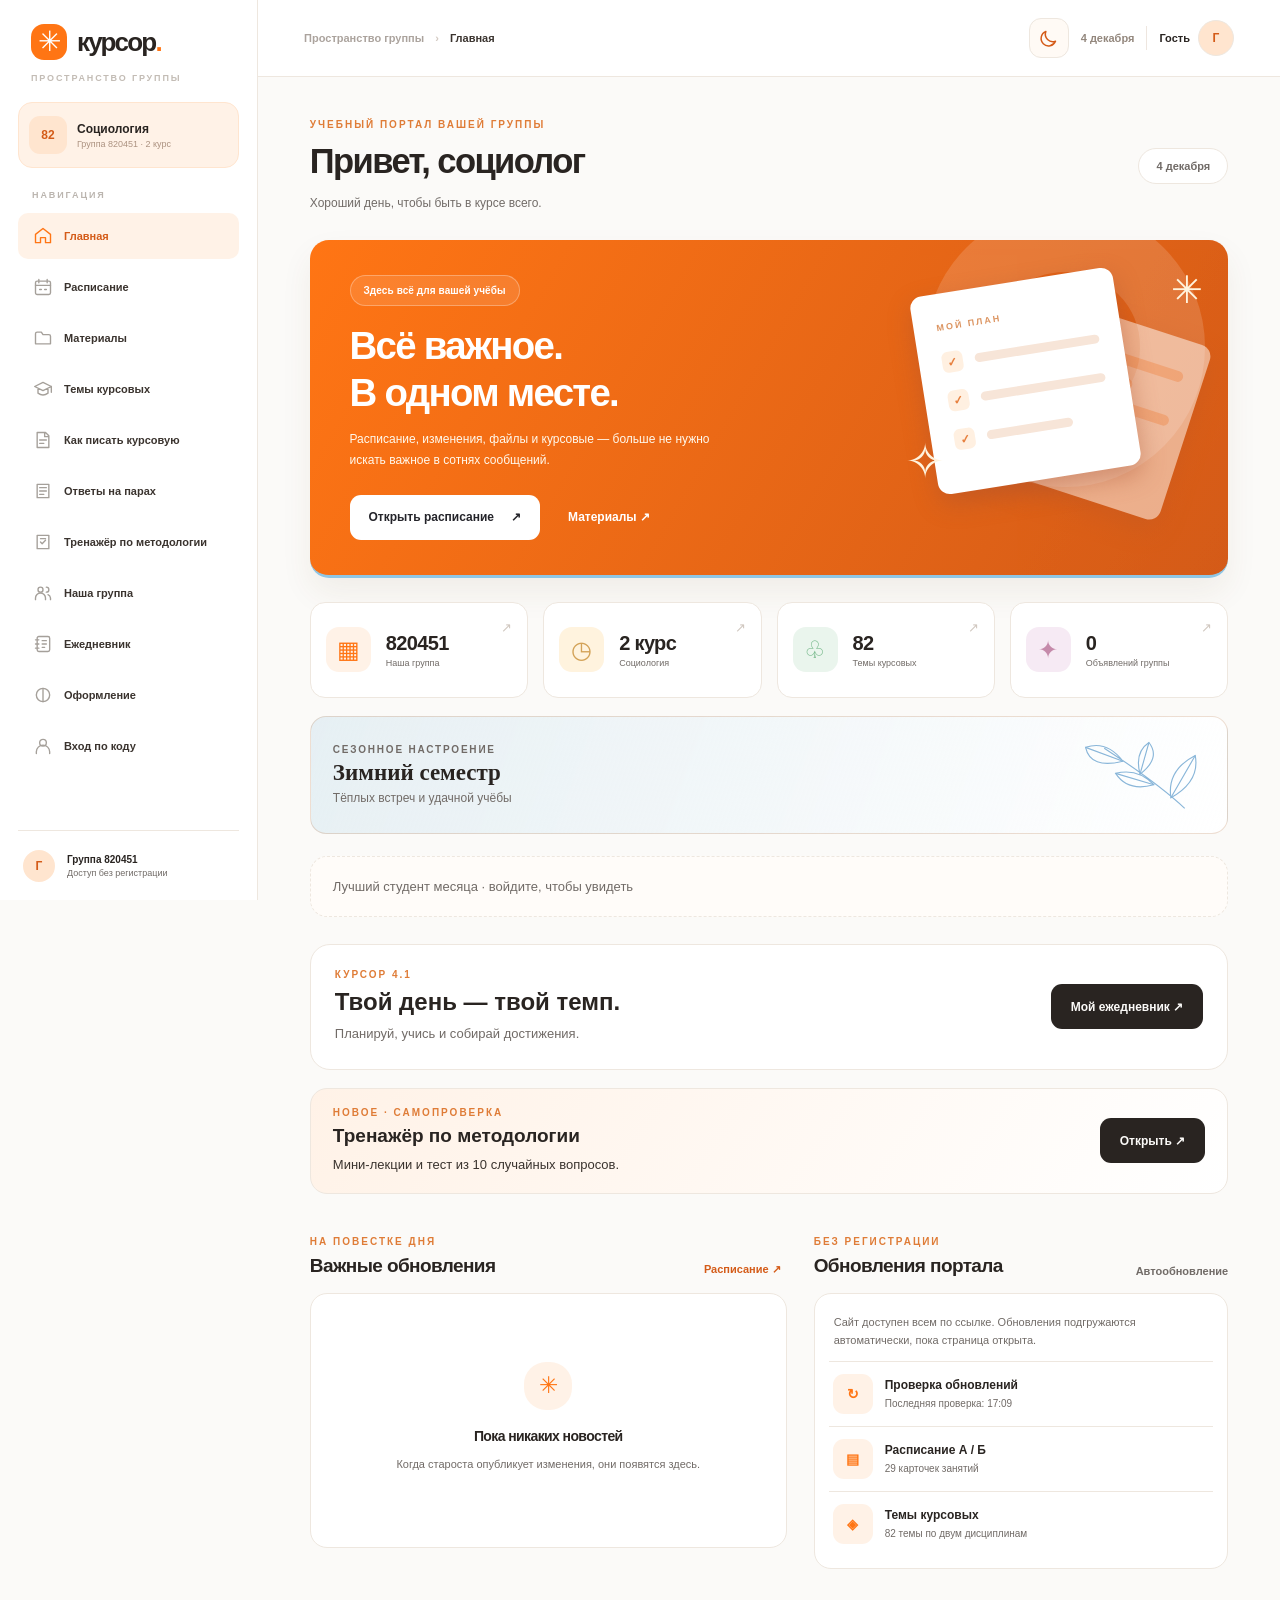
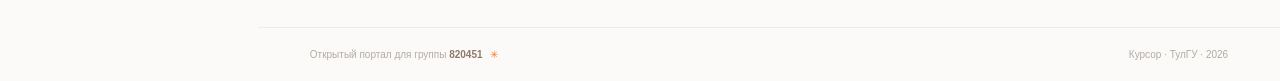
<file: index.html>
<!DOCTYPE html>

<html lang="ru">
<head>
<meta charset="utf-8"/>
<meta content="width=device-width, initial-scale=1" name="viewport"/>
<meta content="#fff9f3" name="theme-color"/>
<meta content="light dark" name="color-scheme"/>
<meta content="yes" name="apple-mobile-web-app-capable"/>
<meta content="Курсор — бесплатный открытый учебный портал социологов группы 820451, ТулГУ." name="description"/>
<title>Курсор — группа 820451 · 4.7</title>
<link href="./kursor.css?v=4.7.0" rel="stylesheet"/>




<link href="./manifest.webmanifest?v=4.7.0" rel="manifest"/><link href="./icon-192.png?v=4.7.0" rel="apple-touch-icon"/><link rel="icon" type="image/png" href="./icon-192.png?v=4.7.0"/><meta content="Курсор" name="apple-mobile-web-app-title"/><meta content="no-referrer" name="referrer"/></head>
<body>
<div class="auth-wrap" hidden="" id="authView">
<section class="auth-story">
<a class="brand brand-large" href="./"><span class="brand-glyph">✳</span><span>курсор<span class="brand-dot">.</span></span></a>
<div class="auth-story-body"><span class="micro-tag"><span class="dot"></span> ПОРТАЛ ГРУППЫ 820451</span>
<h1>Учёба —<br/>по полочкам<span class="period">.</span></h1>
<p>Расписание, материалы, курсовые и важные изменения. Одно уютное пространство для вашей группы.</p>
<div class="auth-mini">
<div class="mini-top"><span class="mini-calendar">▦</span><span>Всё самое важное</span><span class="mini-dot">● ● ●</span></div>
<div class="mini-row"><span class="mini-icon">◷</span><div><b>Актуальное расписание</b><small>Расписание группы по неделям</small></div><span>↗</span></div>
<div class="mini-row"><span class="mini-icon">✳</span><div><b>Материалы и курсовые</b><small>В одном месте, без поиска по чатам</small></div><span>↗</span></div>
<div class="mini-row"><span class="mini-icon">✧</span><div><b>Своя группа</b><small>Доступ только после подтверждения</small></div><span>↗</span></div>
</div>
</div>
<div class="auth-footer">Тульский государственный университет · Социология · 2 курс</div>
<div class="auth-deco deco-one"></div><div class="auth-deco deco-two"></div>
</section>
<section class="auth-area"><div class="auth-form-box">
<div class="auth-mobile-brand"><span class="brand-glyph">✳</span><strong>курсор<span class="brand-dot">.</span></strong><span>820451</span></div>
<div class="form-overline">ДОБРО ПОЖАЛОВАТЬ</div>
<h2 id="authTitle">Рады тебя видеть!</h2>
<p class="auth-subtitle" id="authSubtitle">Войди в аккаунт, чтобы открыть пространство группы.</p>
<div class="auth-switch"><button class="selected" id="loginTab" type="button">Вход</button><button id="registerTab" type="button">Регистрация</button></div>
<form autocomplete="on" id="authForm">
<label hidden="" id="nameField">Имя и фамилия<input autocomplete="name" id="authName" maxlength="100" placeholder="Как тебя зовут?" type="text"/></label>
<label>Электронная почта<input autocomplete="email" id="authEmail" placeholder="example@mail.ru" required="" type="email"/></label>
<label>Пароль<input autocomplete="current-password" id="authPassword" minlength="10" placeholder="Не менее 10 символов" required="" type="password"/></label>
<div class="form-error" hidden="" id="authError" role="alert"></div>
<button class="btn btn-primary wide" id="authSubmit" type="submit">Войти в портал <span>↗</span></button>
</form>
<button class="auth-theme-toggle" id="authThemeToggle" type="button">☾ Переключить светлую / тёмную тему</button><p class="auth-fine">Регистрация проходит с подтверждением старостой. Доступ получат только участники группы.</p>
</div></section>
</div>
<div class="app-layout" id="appView">
<aside class="sidebar" id="sidebar">
<div class="sidebar-head"><a class="brand" href="#home"><span class="brand-glyph">✳</span><span>курсор<span class="brand-dot">.</span></span></a><p>ПРОСТРАНСТВО ГРУППЫ</p></div>
<div class="group-card"><div class="group-avatar">82</div><div><b>Социология</b><small>Группа 820451 · 2 курс</small></div></div>
<p class="nav-caption">НАВИГАЦИЯ</p>
<nav aria-label="Разделы сайта" class="sidebar-links" id="sidebarLinks">
<button class="nav-link selected" data-nav="home"><span class="nav-icon"><svg viewBox="0 0 24 24" fill="none" stroke="currentColor" stroke-width="1.65" stroke-linecap="round" stroke-linejoin="round" aria-hidden="true"><path d="m3 10 9-7 9 7v10h-6v-6H9v6H3z"/></svg></span>Главная</button>
<button class="nav-link" data-nav="schedule"><span class="nav-icon"><svg viewBox="0 0 24 24" fill="none" stroke="currentColor" stroke-width="1.65" stroke-linecap="round" stroke-linejoin="round" aria-hidden="true"><rect x="3" y="5" width="18" height="16" rx="2"/><path d="M7 3v4m10-4v4M3 10h18m-13 5h2m4 0h2"/></svg></span>Расписание</button>
<button class="nav-link" data-nav="materials"><span class="nav-icon"><svg viewBox="0 0 24 24" fill="none" stroke="currentColor" stroke-width="1.65" stroke-linecap="round" stroke-linejoin="round" aria-hidden="true"><path d="M3 7a2 2 0 0 1 2-2h5l2 3h7a2 2 0 0 1 2 2v9H3z"/></svg></span>Материалы</button>
<button class="nav-link" data-nav="courses"><span class="nav-icon"><svg viewBox="0 0 24 24" fill="none" stroke="currentColor" stroke-width="1.65" stroke-linecap="round" stroke-linejoin="round" aria-hidden="true"><path d="m2 9 10-5 10 5-10 5zM6 11v6c4 3 8 3 12 0v-6M22 9v7"/></svg></span>Темы курсовых</button>
<button class="nav-link" data-nav="guide"><span class="nav-icon"><svg viewBox="0 0 24 24" fill="none" stroke="currentColor" stroke-width="1.65" stroke-linecap="round" stroke-linejoin="round" aria-hidden="true"><path d="M5 3h10l4 4v14H5zM14 3v5h5M8 12h8m-8 4h5"/></svg></span>Как писать курсовую</button>
<button class="nav-link" data-nav="activity"><span class="nav-icon"><svg viewBox="0 0 24 24" fill="none" stroke="currentColor" stroke-width="1.65" stroke-linecap="round" stroke-linejoin="round" aria-hidden="true"><path d="M5 4h14v16H5zM8 8h8m-8 4h8m-8 4h5"/></svg></span>Ответы на парах</button>
<button class="nav-link" data-nav="methodology"><span class="nav-icon"><svg viewBox="0 0 24 24" fill="none" stroke="currentColor" stroke-width="1.65" stroke-linecap="round" stroke-linejoin="round" aria-hidden="true"><path d="M5 4h14v16H5zM9 8h6m-6 4 2 2 4-4"/></svg></span>Тренажёр по методологии</button>
<button class="nav-link" data-nav="group"><span class="nav-icon"><svg viewBox="0 0 24 24" fill="none" stroke="currentColor" stroke-width="1.65" stroke-linecap="round" stroke-linejoin="round" aria-hidden="true"><circle cx="9" cy="8" r="3"/><path d="M3 20v-2a6 6 0 0 1 12 0v2m1-15a3 3 0 0 1 0 6m2 3a5 5 0 0 1 3 4v2"/></svg></span>Наша группа</button>
<button class="nav-link" data-nav="planner"><span class="nav-icon"><svg viewBox="0 0 24 24" fill="none" stroke="currentColor" stroke-width="1.65" stroke-linecap="round" stroke-linejoin="round" aria-hidden="true"><rect x="5" y="3" width="15" height="18" rx="2"/><path d="M3 7h4m-4 5h4m-4 5h4m4-9h5m-5 4h5m-5 4h3"/></svg></span>Ежедневник</button><button class="nav-link" data-nav="appearance"><span class="nav-icon"><svg viewBox="0 0 24 24" fill="none" stroke="currentColor" stroke-width="1.65" stroke-linecap="round" stroke-linejoin="round" aria-hidden="true"><circle cx="12" cy="12" r="8"/><path d="M12 4v16"/></svg></span>Оформление</button>
<button class="nav-link" data-nav="account"><span class="nav-icon"><svg viewBox="0 0 24 24" fill="none" stroke="currentColor" stroke-width="1.65" stroke-linecap="round" stroke-linejoin="round" aria-hidden="true"><circle cx="12" cy="8" r="4"/><path d="M4 21v-2a8 8 0 0 1 16 0v2"/></svg></span><span id="accountNavLabel">Вход по коду</span></button>
</nav>
<div class="sidebar-admin" hidden="" id="publicManageNav"><p class="nav-caption">ДЛЯ СТАРОСТЫ</p><button class="nav-link" data-nav="studio"><span class="nav-icon"><svg viewBox="0 0 24 24" fill="none" stroke="currentColor" stroke-width="1.65" stroke-linecap="round" stroke-linejoin="round" aria-hidden="true"><path d="M12 3 4 6v6c0 5 4 8 8 9 4-1 8-4 8-9V6zM9 12l2 2 4-4"/></svg></span>Админ-панель</button></div><div class="sidebar-admin" hidden="" id="adminNav"><p class="nav-caption">АДМИНИСТРИРОВАНИЕ</p><button class="nav-link" data-nav="admin"><span class="nav-icon">⚙</span>Управление <span class="num-pill" hidden="" id="pendingNavCount">0</span></button></div>
<div class="sidebar-spacer"></div>
<div class="sidebar-profile"><div class="profile-avatar" id="sidebarInitial">С</div><div><b id="sidebarName">Студент</b><small id="sidebarRole">Участник группы</small></div><button aria-label="Выход не требуется" hidden="" id="logoutButton" title="Выход не требуется">↪</button></div>
</aside>
<div class="sidebar-overlay" hidden="" id="sidebarOverlay"></div>
<div class="main-column">
<header class="topbar"><div class="topbar-left"><button aria-label="Открыть меню" class="mobile-menu" id="menuButton"><svg viewBox="0 0 24 24" fill="none" stroke="currentColor" stroke-width="1.65" stroke-linecap="round" stroke-linejoin="round" aria-hidden="true"><path d="M4 6h16M4 12h16M4 18h16"/></svg></button><div class="breadcrumb">Пространство группы <span>›</span> <b id="breadcrumbPage">Главная</b></div></div><div class="topbar-right"><button aria-label="Сменить светлую или тёмную тему" class="quick-theme" id="quickTheme" title="Сменить светлую или тёмную тему">☾</button><span class="topbar-date" id="currentDate"></span><span class="small-divider"></span><div class="top-profile"><span id="topName">Гость</span><div class="small-avatar" id="topInitial">С</div></div></div></header>
<main class="main-content">
<section class="page active" id="page-home">
<div class="page-heading"><div><div class="eyebrow">УЧЕБНЫЙ ПОРТАЛ ВАШЕЙ ГРУППЫ</div><h1>Привет, <span id="greetingName">социолог</span></h1><p>Хороший день, чтобы быть в курсе всего.</p></div><span class="date-pill" id="datePill">Сегодня</span></div>
<div class="hero"><div class="hero-copy"><span class="hero-badge">Здесь всё для вашей учёбы</span><h2>Всё важное.<br/><em>В одном месте.</em></h2><p>Расписание, изменения, файлы и курсовые — больше не нужно искать важное в сотнях сообщений.</p><div class="hero-actions"><button class="btn btn-white" data-nav="schedule">Открыть расписание <span>↗</span></button><button class="btn btn-ghost-white" data-nav="materials">Материалы ↗</button></div></div><div aria-hidden="true" class="hero-illustration"><div class="orb orb-back"></div><div class="floating-paper paper-back"><i></i><i></i><i></i></div><div class="floating-paper paper-front"><span>МОЙ ПЛАН</span><div class="paper-line"><b>✓</b><i></i></div><div class="paper-line"><b>✓</b><i></i></div><div class="paper-line"><b>✓</b><i></i></div></div><span class="star star-a">✳</span><span class="star star-b">✧</span></div></div>
<div class="summary-grid"><div class="summary-card"><span class="summary-icon orange">▦</span><div><strong>820451</strong><small>Наша группа</small></div><span class="summary-spark">↗</span></div><div class="summary-card"><span class="summary-icon cream">◷</span><div><strong>2 курс</strong><small>Социология</small></div><span class="summary-spark">↗</span></div><div class="summary-card"><span class="summary-icon pale">♧</span><div><strong id="memberCount">82</strong><small>Темы курсовых</small></div><span class="summary-spark">↗</span></div><div class="summary-card"><span class="summary-icon pink">✦</span><div><strong id="noticeCount">0</strong><small>Объявлений группы</small></div><span class="summary-spark">↗</span></div></div>
<div id="k43SeasonBand" class="k43-season-band" hidden><div><span>СЕЗОННОЕ НАСТРОЕНИЕ</span><b>Осень в Курсоре</b><small>Время уютных вечеров и новых знаний</small></div><svg viewBox="0 0 160 90" aria-hidden="true"><g fill="none" stroke="currentColor" stroke-width="1.4"><path d="M135 86Q102 55 36 12M118 73Q154 53 148 21Q113 39 118 73ZM97 57Q65 66 50 43Q77 36 97 57ZM80 44Q106 24 91 5Q73 17 80 44ZM59 28Q19 38 13 11Q39 2 59 28Z"/><path d="M148 21 118 73M50 43 97 57M91 5 80 44M13 11 59 28"/></g></svg></div><section aria-label="Лучший студент месяца" class="month-award" id="monthAward"></section><div class="surface k4-box k4-home"><div><div class="eyebrow">КУРСОР 4.1</div><h2>Твой день — твой темп.</h2><p>Планируй, учись и собирай достижения.</p></div><button class="btn btn-primary" data-nav="planner">Мой ежедневник ↗</button></div>
<div class="surface study-hero" style="padding:18px 22px;margin:18px 0"><div><div class="eyebrow">НОВОЕ · САМОПРОВЕРКА</div><h2 style="font-size:19px">Тренажёр по методологии</h2><p style="margin:5px 0 0">Мини-лекции и тест из 10 случайных вопросов.</p></div><button class="btn btn-primary" data-nav="methodology" type="button">Открыть ↗</button></div>
<div class="home-columns"><div><div class="section-title"><div><div class="eyebrow">НА ПОВЕСТКЕ ДНЯ</div><h3>Важные обновления</h3></div><button class="text-link" data-nav="schedule">Расписание ↗</button></div><div class="surface recent-notices" id="homeNotices"></div></div><div><div class="section-title"><div><div class="eyebrow">БЕЗ РЕГИСТРАЦИИ</div><h3>Обновления портала</h3></div><span class="online-counter" id="onlineCount">Автообновление</span></div><div class="surface community-panel"><div class="community-note">Сайт доступен всем по ссылке. Обновления подгружаются автоматически, пока страница открыта.</div><div class="community-list" id="communityList"></div></div></div></div>
</section>
<section class="page" id="page-schedule"><div class="page-heading"><div><div class="eyebrow">ПЛАН НА НЕДЕЛЮ</div><h1>Расписание занятий<span class="period">.</span></h1><p>Чередование недель А и Б. Изменения расписания публикует староста.</p></div><span class="heading-pill">✳ Группа 820451</span></div>
<div class="week-switcher surface"><div><div class="eyebrow">ДВЕ ЧЕРЕДУЮЩИЕСЯ НЕДЕЛИ</div><b id="weekStatus">Неделя А / Б</b><p id="weekHelp">Пока староста не указал опорную неделю, выбери её вручную.</p></div><div class="segmented weeks"><button class="selected" data-week="A" id="weekA" type="button">Неделя А</button><button data-week="B" id="weekB" type="button">Неделя Б</button></div></div>
<div class="schedule-days" id="scheduleDays"></div>
<div class="schedule-fallback">Расписание перенесено с фотографий недель 2–6 и 9–13 ноября 2026 года. Проверьте его со старостой: часть карточек на снимках обрезана, особенно физкультура. <a href="https://tulsu.ru/schedule/?search=820451" rel="noopener noreferrer" target="_blank">Официальный источник ТулГУ ↗</a> — для сверки, не для отображения вместо карточек.</div>
<div class="section-title schedule-notices-title"><div><div class="eyebrow">ИНФОРМАЦИЯ ОТ СТАРОСТЫ</div><h3>Переносы и отмены</h3></div></div><div class="notice-grid" id="scheduleNotices"></div>
</section>
<section class="page" id="page-materials"><div class="page-heading"><div><div class="eyebrow">СОБРАНО ДЛЯ ВАШЕЙ ГРУППЫ</div><h1>Учебные материалы<span class="period">.</span></h1><p>Файлы, конспекты и ссылки по каждой дисциплине.</p></div></div><div class="section-search"><span>⌕</span><input id="materialSearch" placeholder="Найти предмет или материал..." type="search"/></div><div class="library-status" id="libraryStatus" role="status">Подключаем каталог…</div><div class="material-grid" id="materialsContent"></div></section>
<section class="page" id="page-courses"><div class="page-heading"><div><div class="eyebrow">ДВЕ ДИСЦИПЛИНЫ</div><h1>Темы курсовых<span class="period">.</span></h1><p>Все темы, распределение между студентами и статус защиты.</p></div></div>
<div class="course-toolbar surface"><div class="segmented course-switch"><button class="selected" data-disc="history" type="button">История социологии</button><button data-disc="theory" type="button">Экономическая социология</button></div><label class="course-filter">Поиск по теме или студенту<input id="courseSearch" placeholder="Например, Ядов или фамилия" type="search"/></label><label class="course-filter">Показать<select id="courseFilter"><option value="all">Все темы</option><option value="free">Свободные</option><option value="taken">Занятые</option><option value="defended">Защищённые</option></select></label></div>
<div class="k43-course-status" id="k43CourseStatus" hidden><span></span><button class="k4-action" id="k43CourseRetry" type="button">Обновить</button></div><div class="topic-overview" id="courseSummary"></div><div class="surface table-surface"><div class="table-top"><b id="courseHeading">История социологии</b><span id="courseCounter">0 тем</span></div><div class="table-scroll"><table class="course-table"><thead><tr><th>№</th><th>Тема работы</th><th>Ответственный</th><th>Статус</th></tr></thead><tbody id="courseRows"></tbody></table></div></div><div id="topicUnresolved"></div>
</section>
<section class="page" id="page-appearance"><div class="page-heading"><div><div class="eyebrow">ПЕРСОНАЛИЗАЦИЯ</div><h1>Оформление<span class="period">.</span></h1><p>Настрой сайт под себя. После входа оформление синхронизируется с аккаунтом.</p></div></div>
<div class="appearance-layout"><div class="surface appearance-card"><div class="section-title"><div><div class="eyebrow">КОМФОРТ ДЛЯ ГЛАЗ</div><h3>Режим экрана</h3></div></div><div class="appearance-modes"><button data-mode="light" type="button"><span class="mode-preview mode-light">☼</span><b>Светлая</b><small>Мягкий белый фон</small></button><button data-mode="dark" type="button"><span class="mode-preview mode-dark">☾</span><b>Тёмная</b><small>Для вечера и ночи</small></button><button data-mode="system" type="button"><span class="mode-preview mode-system">◑</span><b>Системная</b><small>Как на устройстве</small></button></div></div>
<div class="surface appearance-card"><div class="section-title"><div><div class="eyebrow">ВЫБЕРИ НАСТРОЕНИЕ</div><h3>Акцентный цвет</h3></div></div><div class="color-grid"><button data-accent="orange" type="button"><i style="--swatch:#FF7514"></i>Оранжевый</button><button data-accent="red" type="button"><i style="--swatch:#E9676B"></i>Красный</button><button data-accent="blue" type="button"><i style="--swatch:#628FE4"></i>Синий</button><button data-accent="green" type="button"><i style="--swatch:#57A989"></i>Зелёный</button><button data-accent="yellow" type="button"><i style="--swatch:#C69A2D"></i>Жёлтый</button><button data-accent="purple" type="button"><i style="--swatch:#A27AE2"></i>Фиолетовый</button><button data-accent="pink" type="button"><i style="--swatch:#D86EA5"></i>Розовый</button><button data-accent="burgundy" type="button"><i style="--swatch:#A44D69"></i>Бордовый</button><button data-accent="sky" type="button"><i style="--swatch:#55A9CF"></i>Голубой</button></div><p class="setting-footnote">Этот выбор не меняет оформление у других участников.</p></div></div><div class="surface appearance-card style-settings"><div class="section-title"><div><div class="eyebrow">ХАРАКТЕР ИНТЕРФЕЙСА</div><h3>Стиль сайта</h3></div></div><p class="style-explainer">Любой стиль сочетается со всеми девятью цветами и светлым или тёмным режимом. Изменения видны сразу.</p><div class="style-options"><button aria-pressed="false" class="style-choice" data-visual-style-option="classic" type="button"><span aria-hidden="true" class="style-sample sample-classic"><span>К</span><i></i><i></i></span><b>Базовый</b><small>Мягкие формы, привычный Курсор</small></button><button aria-pressed="false" class="style-choice" data-visual-style-option="japan" type="button"><span aria-hidden="true" class="style-sample sample-japan"><span>和</span><i></i><i></i></span><b>Японский</b><small>Бумага васи, волны и круг солнца</small></button><button aria-pressed="false" class="style-choice" data-visual-style-option="gothic" type="button"><span aria-hidden="true" class="style-sample sample-gothic"><span>✦</span><i></i><i></i></span><b>Готика</b><small>Арки, строгие линии и контраст</small></button><button aria-pressed="false" class="style-choice" data-visual-style-option="minimal" type="button"><span aria-hidden="true" class="style-sample sample-minimal"><span>—</span><i></i><i></i></span><b>Минимализм</b><small>Чистая сетка и строгая типографика</small></button><button aria-pressed="false" class="style-choice" data-visual-style-option="retro" type="button"><span aria-hidden="true" class="style-sample sample-retro"><span>◉</span><i></i><i></i></span><b>Ретро</b><small>Печатная эстетика и крупные рамки</small></button><button aria-pressed="false" class="style-choice" data-visual-style-option="future" type="button"><span aria-hidden="true" class="style-sample sample-future"><span>⌘</span><i></i><i></i></span><b>Кибер</b><small>Технологичные линии и модульная сетка</small></button><button class="style-choice" data-visual-style-option="cyberpunk" type="button"><span class="style-sample k4-sample-cyberpunk"><span>⌘</span><i></i><i></i></span><b>Киберпанк</b><small>Неон и геометрия</small></button><button class="style-choice" data-visual-style-option="academia" type="button"><span class="style-sample k4-sample-academia"><span>✒</span><i></i><i></i></span><b>Тёмная академия</b><small>Тёплая академическая эстетика</small></button><button class="style-choice" data-visual-style-option="oldmoney" type="button"><span class="style-sample k4-sample-oldmoney"><span>♜</span><i></i><i></i></span><b>Тихая классика</b><small>Тихая классика</small></button><button class="style-choice" data-visual-style-option="y2k" type="button"><span class="style-sample k4-sample-y2k"><span>✦</span><i></i><i></i></span><b>Эстетика 2000-х</b><small>Ретро-футуризм</small></button><button class="style-choice" data-visual-style-option="glass" type="button"><span class="style-sample k4-sample-glass"><span>◌</span><i></i><i></i></span><b>Жидкое стекло</b><small>Прозрачные слои</small></button><button class="style-choice" data-visual-style-option="midnight" type="button"><span class="style-sample k4-sample-midnight"><span>☾</span><i></i><i></i></span><b>Полночь</b><small>Ночное небо</small></button></div></div>
<div class="surface appearance-card mobile-nav-settings"><div class="section-title"><div><div class="eyebrow">БЫСТРЫЙ ДОСТУП</div><h3>Нижняя панель</h3></div></div><p class="style-explainer">Выбери четыре раздела и их порядок на мобильном устройстве. «Ещё» всегда остаётся справа. Изменения сохраняются в этом браузере.</p><div id="mobileNavSlots" class="mobile-nav-slots"></div><div class="mobile-nav-preview" id="mobileNavPreview" aria-label="Предпросмотр нижней панели"></div><button class="btn btn-outline" id="mobileNavReset" type="button">Вернуть стандартную панель</button><p class="setting-footnote" id="mobileNavStatus" role="status"></p></div><div class="surface k4-box"><h3>Сезонное оформление</h3><p>Автоматические украшения по московскому календарю.</p><label><input checked="" id="k4SeasonToggle" type="checkbox"/> Показывать сезонный декор</label><p class="study-note" id="k4SeasonText"></p></div></section>
<section class="page" id="page-guide"><div class="page-heading"><div><div class="eyebrow">ПРАКТИЧЕСКОЕ РУКОВОДСТВО · ТУЛГУ</div><h1>Как писать курсовую<span class="period">.</span></h1><p>13 этапов — от выбора темы до успешной защиты.</p></div></div><div class="guide-banner"><span>✦</span><div><h3>От идеи до защиты</h3><p>На основе ваших двух документов. Требования конкретной дисциплины необходимо сверять с методичкой и научным руководителем.</p></div></div><div class="guide-downloads"><a class="surface" href="https://docs.google.com/document/d/1Xpk3k725gECYLy5e5ElOs_GGAcVqHEpl/edit" rel="noopener noreferrer" target="_blank"><strong>Практический гайд</strong><small>Полный документ · Word ↗</small></a><a class="surface" href="https://docs.google.com/document/d/1hRH8Q8rL_-JCY_LloWHCNukiMrf6cMJ5/edit" rel="noopener noreferrer" target="_blank"><strong>Шаблон курсовой</strong><small>Редактируемый документ · Word ↗</small></a></div><div class="guide-progress surface"><div><b>Чек-лист подготовки</b><small id="guideProgressText">0 / 16 выполнено</small></div><progress id="guideProgress" max="16" value="0"></progress><button class="btn btn-outline" id="guideReset" type="button">Сбросить</button></div><div class="guide-chapters"><details class="guide-chapter surface" open=""><summary><span class="guide-number">01</span><span>Как писать курсовую работу</span><span class="guide-expand">+</span></summary><div class="guide-body"><p>Расширенный практический гайд для студентов направления 39.03.01 «Социология» Тульского государственного университета (ТулГУ). От выбора темы до защиты и портфолио.</p><h4>Как пользоваться гайдом</h4><p>Основной ориентир — методические указания кафедры социологии и политологии по социологии культуры (2024), методические указания МиМСИ (2026), предоставленные образцы курсовых и курсового проекта, а также записанные студентом замечания преподавателя. Это не единый официальный регламент всех дисциплин ТулГУ.</p><p>•  МУ — прямо указано в предоставленной методичке; применяется к соответствующей дисциплине.</p><p>•  Замечания — требования, записанные студентом; уточняй их применимость у руководителя.</p><p>•  Рекомендации — рабочие способы подготовки текста, шаблоны и примеры; не обязательные нормы университета.</p><h4>Маршрут работы</h4><p>02  Выбор темы и поиск литературы</p><p>03  План: 2+2, 3+3 и смешанная структура</p><p>04  Введение: актуальность, объект и предмет</p><p>05  Цель, задачи, гипотеза, методы и эмпирическая база</p><p>06  Глава 1: теория, научные подходы и выводы</p><p>07  Глава 2: вторичные исследования</p><p>08  Глава 2: собственное исследование и рекомендации</p><p>09  Заключение и приложения</p><p>10  Библиографический список и сноски</p><p>11  Оформление в Word и особенности дисциплин</p><p>12  Презентация, защита и портфолио</p><p>13  Финальный чек-лист и источники гайда</p><p>В комплекте: редактируемая заготовка .docx и отдельный интерактивный чек-лист. Все примеры с квадратными скобками нужно заменить собственными данными.</p></div></details><details class="guide-chapter surface"><summary><span class="guide-number">02</span><span>Выбор темы и научной литературы</span><span class="guide-expand">+</span></summary><div class="guide-body"><h4>1. Как выбрать тему</h4><p>Изучи перечень тем дисциплины. Сузь интересующую проблему до конкретного явления, группы, территории и, если нужно, периода. Убедись, что доступны научные труды и реальные данные, а собственное исследование выполнимо в срок. Согласуй формулировку и подход с научным руководителем до написания текста (МУ).</p><p>Слишком широко: «Спорт в России». Конкретнее: «Семейные спортивные практики жителей Тулы». Возможное уточнение: «Факторы участия родителей и детей в совместных спортивных практиках в Туле».</p><h4>2. Где и как искать</h4><p>•  Библиотека ТулГУ и доступные через неё электронные ресурсы; eLIBRARY.RU, КиберЛенинка, Google Scholar — научные статьи, книги, монографии.</p><p>•  Для данных: оригинальные публикации ВЦИОМ, ФОМ, Росстата, социологических центров и научных журналов. Ищи первичный отчёт, а не пересказ СМИ.</p><p>•  Запросы: «семейный досуг социология», «семейные спортивные практики», «совместная физическая активность родителей и детей», «family physical activity qualitative study».</p><p>•  Отбирай по соответствию теме, достоверности авторства, методике, дате и доступности полного текста. Классиков не исключай по возрасту публикации; для современных данных используй последние 5–7 лет (замечания). В 2026 году нижний ориентир — 2019.</p><p>•  Минимум 15 реально использованных источников (замечания). Сразу сохраняй автора, название, год, издательство, страницы, DOI/URL, дату обращения и тезис с номером страницы.</p><h4>Карточка источника (образец)</h4><p>[Автор, год, название] | [тип источника] | [страницы или URL] | [основная идея / данные] | [параграф: 1.1, 2.1…] | [точная страница цитаты]</p><aside class="guide-tip"><strong>Типичная ошибка</strong><p>Собирать ссылки только после написания текста, брать несуществующие статьи, переписывать рефераты или ссылаться на цифры без первичного отчёта.</p></aside></div></details><details class="guide-chapter surface"><summary><span class="guide-number">03</span><span>Составление плана: 2 или 3 параграфа</span><span class="guide-expand">+</span></summary><div class="guide-body"><p>Обычная композиция (МУ): титульный лист → содержание → введение → основная часть → заключение → библиографический список → приложение. Две главы — удобная модель из образцов, а не обязательное правило для всех предметов.</p><h4>Вариант А — 2 + 2 параграфа</h4><p>Глава 1. Теоретические основы изучения семейных спортивных практик</p><p>1.1. Сущность, структура и функции семейных спортивных практик</p><p>1.2. Социологические подходы к изучению семейной спортивной активности</p><p>Глава 2. Семейные спортивные практики в современных условиях</p><p>2.1. Анализ современных исследований семейной спортивной активности</p><p>2.2. Особенности семейных спортивных практик жителей Тулы</p><h4>Вариант Б — 3 + 3 параграфа</h4><p>Глава 1. Теоретические основы изучения семейных спортивных практик</p><p>1.1. История изучения семейного досуга</p><p>1.2. Сущность, структура и функции семейных спортивных практик</p><p>1.3. Социологические подходы к изучению семейной спортивной активности</p><p>Глава 2. Семейные спортивные практики в современных условиях</p><p>2.1. Общероссийские и региональные исследования семейной активности</p><p>2.2. Анализ результатов авторского исследования жителей Тулы</p><p>2.3. Барьеры участия и направления развития семейных спортивных практик</p><h4>Смешанная структура и задачи</h4><p>Возможны 3+2 и 2+3, если так раскрывается тема. Четыре задачи для 2+2 удобно сопоставить с параграфами. При 3+3 можно согласовать шесть задач или сохранить четыре укрупнённые: задача 1 → 1.1–1.2; задача 2 → 1.3; задача 3 → 2.1; задача 4 → 2.2–2.3. В новом образце «1 ИС(2)» — 3+3 и четыре задачи. В теоретической социологии — 3+2.</p><aside class="guide-tip"><strong>Типичная ошибка</strong><p>Делить главу ради количества. Не оставляй параграф без задачи; названия глав и параграфов не должны дублировать друг друга. Точка в конце заголовка не ставится.</p></aside></div></details><details class="guide-chapter surface"><summary><span class="guide-number">04</span><span>Введение: актуальность, объект и предмет</span><span class="guide-expand">+</span></summary><div class="guide-body"><p>Во введении обоснуй тему и её научную разработанность, назови объект, предмет, цель, задачи и теоретико-методологические основы (МУ). При наличии эмпирики добавь гипотезу, методы и эмпирическую базу; необходимость остальных элементов согласуй.</p><h4>Актуальность темы исследования</h4><p>Начинай с новой строки/абзаца. Ориентир по замечаниям — одна страница. Логика: общественный контекст → конкретная проблема → доказательство значимости (проверенные данные) → научный пробел → зачем исследование необходимо. Не утверждай, что проблема «никем не изучена», без оснований.</p><p>«Актуальность темы исследования обусловлена значением совместного досуга в жизни семьи. Вместе с тем возможности участия родителей и детей в спортивных занятиях могут различаться в зависимости от занятости, семейных ресурсов и доступности инфраструктуры. По данным [источник, год], [проверенный показатель]. В связи с этим необходимо рассмотреть факторы, определяющие особенности совместных занятий спортом у жителей Тулы».</p><h4>Степень научной разработанности</h4><p>Раздели авторов по направлениям или историческим этапам: кто, в какой работе, что изучал, к какому выводу пришёл, что осталось открытым. Подходы можно раскрыть отдельно. Учёных, упомянутых в актуальности и обзоре, обязательно содержательно рассмотри в первой главе (замечания).</p><p>«Проблематика [явление] получила развитие в трудах [авторы]. [Автор] рассматривал [аспект]; [автор] уделял внимание [другой аспект]. Вместе с тем для настоящей работы особое значение имеет изучение [уточнённый вопрос]».</p><h4>Объект и предмет</h4><p>Объект — более широкое социальное явление или общность. Предмет — выбранная сторона объекта; обычно близок к названию темы. Предмет не должен оказаться шире объекта.</p><p>Тема: «Семейные спортивные практики жителей Тулы». Объект исследования — семейные досуговые практики. Предмет исследования — семейные спортивные практики жителей Тулы.</p><aside class="guide-tip"><strong>Типичная ошибка</strong><p>В актуальности нет проблемы, а объект, предмет и цель повторяют название темы дословно. Не смешивай объект исследования с выборкой.</p></aside></div></details><details class="guide-chapter surface"><summary><span class="guide-number">05</span><span>Цель, задачи, гипотеза и методы</span><span class="guide-expand">+</span></summary><div class="guide-body"><h4>Цель — ожидаемый результат</h4><p>«Цель исследования — выявить особенности семейных спортивных практик жителей Тулы и факторы, влияющие на участие членов семьи в совместных занятиях спортом». Если заявляешь разработку рекомендаций, обязательно представь их в последнем параграфе второй главы.</p><h4>Четыре задачи (пример для плана 2+2)</h4><p>1. Изучить сущность, структуру и функции семейных спортивных практик (1.1).</p><p>2. Проанализировать социологические подходы к их изучению (1.2).</p><p>3. Охарактеризовать результаты современных исследований семейной спортивной активности (2.1).</p><p>4. Исследовать особенности семейных спортивных практик жителей Тулы на основе интервью (2.2).</p><h4>Гипотеза — проверяемое предположение</h4><p>«Предполагается, что регулярность совместных спортивных занятий связана с наличием свободного времени у родителей и доступностью спортивной инфраструктуры». Проверять через вопросы о частоте занятий, занятости, расстоянии, стоимости; не утверждать причинность по единичным интервью.</p><p>Гипотеза нужна, если предусмотрена программой или руководителем. В поисковом качественном исследовании допустимы исследовательские вопросы вместо жёсткой гипотезы, если согласовано. В заключении укажи, поддерживается ли она данными.</p><h4>Теоретико-методологическая и эмпирическая база</h4><p>«Теоретическую основу составили труды [авторы]. Методологическую основу — [подход и его применение]. В первой главе применялись анализ и сравнение научной литературы, во второй — вторичный анализ данных и тематический анализ глубинных интервью».</p><p>«Эмпирическую базу составили материалы [название, организация, год] и результаты авторского исследования “[название]”, проведённого в [место, сроки] методом [метод]. В нём участвовали [реальное n] человек, отобранных по [критериям]».</p><p>Пример из замечаний: исследование семейных спортивных практик туляков (2026), лаборатория социологических исследований ТулГУ, 17 участников. Это не норма выборки и не проверенные сведения о проведённом исследовании. Используй фактические данные.</p><aside class="guide-tip"><strong>Типичная ошибка</strong><p>Подменять методологию перечислением методов; указывать непроведённое исследование или гипотезу, которую невозможно проверить.</p></aside></div></details><details class="guide-chapter surface"><summary><span class="guide-number">06</span><span>Глава 1. Теоретическая часть</span><span class="guide-expand">+</span></summary><div class="guide-body"><p>Задача главы — раскрыть понятия, историю их изучения, научные подходы и инструменты последующего анализа. По замечаниям: двигаться от классиков к современным авторам, показывая конкретный вклад каждого. Не приписывай учёному первенство без проверяемого источника.</p><h4>Как наполнить параграфы</h4><p>•  1.1: происхождение исследовательской проблемы, определения, существенные признаки, структура, типы и функции явления, если они относятся к теме.</p><p>•  1.2: теоретические подходы, сравнение позиций авторов, объяснение механизмов и собственное обоснование выбранной концепции.</p><p>•  При наличии 1.3: выдели самостоятельный вопрос — например, современное развитие подходов, факторы явления или институциональный контекст; не повторяй 1.1 и 1.2.</p><h4>Формула научного абзаца</h4><p>Тезис → автор, труд и ссылка → содержание идеи → сопоставление с другим подходом → связь с темой → обобщение автора курсовой.</p><p>«В рамках [подхода] [автор] рассматривает [явление] через [понятие]. В отличие от него, [другой автор] акцентирует внимание на [аспект]. Сопоставление этих позиций позволяет выделить [результат]. Для настоящего исследования это важно, поскольку [связь с эмпирическими показателями]».</p><h4>Выводы и переход</h4><p>По замечаниям: по два развёрнутых вывода для 1.1 и 1.2 (примерно 4–5 предложений каждый); при трёх параграфах согласуй аналогичную схему для 1.3. Выводы должны содержать результат анализа, его смысл и дальнейшее применение. В конце главы — общий итог и связка со второй главой.</p><p>«Таким образом, рассмотренные подходы позволяют выделить [признаки и факторы]. Это даёт основания для изучения [показатели]. Во второй главе эти положения будут сопоставлены с результатами современных исследований и авторскими данными».</p><p>Ориентир из замечаний: 5–8 страниц, не менее 5; неясно, относится ли это ко всей главе или к параграфу. Уточни у преподавателя. Не расширяй текст искусственно.</p><aside class="guide-tip"><strong>Типичная ошибка</strong><p>Перечислять биографии, определения и фамилии без объяснения научного вклада. Делать выводы, которых нет в изученных источниках.</p></aside></div></details><details class="guide-chapter surface"><summary><span class="guide-number">07</span><span>Глава 2. Анализ современных исследований</span><span class="guide-expand">+</span></summary><div class="guide-body"><p>Для эмпирической курсовой (например, социология культуры) МУ предусматривает международные и/или общероссийские/региональные исследования, авторские данные и адресные рекомендации. Логика — от общего к частному. В историко-теоретической работе глава может быть аналитической без нового опроса.</p><h4>2.1. Как разобрать 2–3 исследования</h4><p>•  Укажи автора/организацию, название, год, территорию, метод, фактическую выборку (если опубликована), формулировку показателя.</p><p>•  Приведи ключевые числа со ссылкой и объясни, что именно они означают. Не путай долю ответивших на вопрос с долей всей совокупности.</p><p>•  Сопоставь результаты: совпадения, различия, динамика, возможные ограничения методов. Не сравнивай напрямую несопоставимые вопросы и группы.</p><p>•  Объясни, какие выводы или пробелы обосновывают собственное исследование.</p><h4>Шаблон аналитического фрагмента</h4><p>«В [год] [организация] провела исследование “[название]” методом [метод], охватившее [n] участников. Согласно опубликованным результатам, [x]% опрошенных указали [ответ]. Данные исследования [второй источник] показывают [результат]. Различия могут быть связаны с [обоснованное ограничение]. Таким образом, особого внимания требует [аспект]».</p><h4>Как оформить результаты</h4><p>Таблица 1. Результаты исследований по теме (условная структура; заполни реальными сведениями)</p><div class="guide-table-wrap"><table class="guide-table"><tr><th>Источник / год</th><th>Метод, n</th><th>Показатель</th><th>Значение</th></tr><tr><td>[Исследование 1]</td><td>[Метод, n]</td><td>[Вопрос]</td><td>[x]%</td></tr><tr><td>[Исследование 2]</td><td>[Метод, n]</td><td>[Вопрос]</td><td>[y]%</td></tr></table></div><p>Источник: составлено автором по материалам [ссылки]. Перед таблицей укажи, зачем она нужна; после — поясни главное. Для рисунка подпись обычно снизу; формат сверяй с руководителем.</p><p>Переход: «Рассмотрев общероссийские данные, обратимся к результатам глубинных интервью, проведённых среди жителей Тулы [и другого города, если он реально изучался]».</p><aside class="guide-tip"><strong>Типичная ошибка</strong><p>Писать только пересказ исследований без цифр, источников и собственной интерпретации; приводить выдуманные проценты.</p></aside></div></details><details class="guide-chapter surface"><summary><span class="guide-number">08</span><span>Глава 2. Собственное исследование</span><span class="guide-expand">+</span></summary><div class="guide-body"><h4>До сбора данных: программа по МиМСИ</h4><p>Сформулируй проблему, объект, предмет, цель, задачи, гипотезу (при необходимости); операционализируй понятия, задай метод, выборку, инструментарий, процедуру и способ обработки. Соблюдай добровольность, согласие и конфиденциальность. Не собирай лишние личные данные.</p><p>Операционализация: «семейная спортивная активность» → частота совместных занятий, виды спорта, состав участников; «барьеры» → время, стоимость, доступность; вопрос интервью: «Что затрудняет совместные занятия спортом?»</p><h4>Как писать 2.2</h4><p>Сначала кратко опиши название, сроки, место, способ отбора, фактическое число и характеристики участников, метод и ограничения. Затем анализируй ответы по каждому вопросу или смысловому блоку: тенденция → 2–3 реальные цитаты → различия/исключения → интерпретация → мини-вывод (замечания). Полные расшифровки — в приложении.</p><p>«[Число] из [n] участников отметили [тема]. Так, Р1 пояснил: “[реальная цитата]”. Сходную позицию выразил Р4: “[реальная цитата]”. Вместе с тем Р7 отметил [отличающийся ответ]. Следовательно, в изученной группе [обоснованное обобщение]».</p><p>При малой качественной выборке лучше указывать количество участников и ограничивать выводы изученной группой. Для опроса — корректные знаменатели, доли, таблицы. Ориентир 8–10 страниц на описание анализа (замечания), распределение уточни. В 3-параграфной модели рекомендации можно вынести в 2.3.</p><h4>Рекомендации должны вытекать из результатов</h4><p>«Если интервью выявили нехватку удобного времени [доказательство], муниципальным спортивным учреждениям можно рекомендовать рассмотреть семейные занятия в выходные. Оценивать результат предлагается по посещаемости и отзывам участников». Это условный пример, не результат реального исследования.</p><p>Заверши главу общими выводами: что показали вторичные и собственные данные, с чем они согласуются, какие есть ограничения, что предлагается. Рекомендации, заявленные в цели, должны быть отражены в конце второй главы и в заключении.</p><aside class="guide-tip"><strong>Типичная ошибка</strong><p>Выдумывать респондентов, цитаты и выборку; распространять результаты 17 интервью на всех жителей города.</p></aside></div></details><details class="guide-chapter surface"><summary><span class="guide-number">09</span><span>Заключение и приложения</span><span class="guide-expand">+</span></summary><div class="guide-body"><h4>Заключение: ответы на поставленные задачи</h4><p>Обобщи полученные результаты в порядке задач и параграфов; по замечаниям — 3–4 содержательных положения по каждому параграфу. Если задач меньше, чем параграфов, объединяй результаты по укрупнённым задачам. Не копируй выводы из глав дословно и не добавляй новую доказательную базу.</p><p>«В соответствии с целью и задачами исследования автор пришёл к следующим выводам. В результате решения первой задачи установлено [результат 1.1]. В ходе решения второй задачи выявлено [результат 1.2]. Анализ современных исследований показал [результат 2.1]. Авторское исследование позволило установить [результат 2.2]. На основании полученных данных предложено [рекомендации]. [Гипотеза поддержана/частично поддержана/не поддержана и почему]. Таким образом, [в какой мере достигнута цель]».</p><p>Укажи ограничения исследования, если они важны. Для теоретической работы — научный вклад, результаты сопоставления концепций, открытые вопросы; не имитируй эмпирику.</p><h4>Приложения</h4><p>По МУ социологии культуры прикладная часть включает операционализацию объекта и предмета, инструментарий, проведение исследования и анализ результатов. В приложения можно вынести программу, анкету/гайд, расшифровки, дополнительные таблицы, материалы проекта. Ссылайся на каждое приложение в тексте.</p><p>Приложение А. Гайд глубинного интервью</p><p>Приложение Б. Расшифровка интервью Р1</p><p>Респондент Р1, [неидентифицирующие характеристики].</p><p><strong>1. Как часто вы занимаетесь спортом вместе с членами семьи?</strong></p><p>— [Дословный ответ респондента].</p><p>Вопрос жирным; ответ начинается с тире, прямая речь. По замечаниям возможно использовать 10 пт в приложении, если преподаватель разрешает. Не добавляй имена и контакты без правомерного основания и согласия.</p><aside class="guide-tip"><strong>Типичная ошибка</strong><p>Дублировать основной анализ в приложениях, не связывать приложение с текстом, включать неанонимизированные расшифровки.</p></aside></div></details><details class="guide-chapter surface"><summary><span class="guide-number">10</span><span>Библиографический список и сноски</span><span class="guide-expand">+</span></summary><div class="guide-body"><p>МУ социологии культуры требует алфавитный список и ссылается на ГОСТ Р 7.0.5–2008. По замечаниям — минимум 15 источников и подстрочные сноски; монографии, затем учебники, если руководитель требует разделения по видам. Внутри разделов — алфавит по фамилии. При отсутствии требования о группировке используй единый алфавитный список. Ниже — образцы по логике методички и замечаний, не полное изложение стандарта.</p><h4>Образцы оформления</h4><p>Монография: Михайлов И. А. Макс Хоркхаймер. Становление Франкфуртской школы социальных исследований. Ч. 1 : 1914–1939 гг. — М. : ИФ РАН, 2008. — 207 с. (реквизиты из предоставленной работы по истории социологии).</p><p>Учебник: [Фамилия И. О.] [Название] : учебник. — [Город] : [Издательство], [год]. — [число] с.</p><p>Статья: [Фамилия И. О.] [Название статьи] // [Название журнала]. — [год]. — № [номер]. — С. [первая–последняя].</p><p>Электронный ресурс: [Автор/организация]. [Название публикации] // [Название сайта]. — [год/дата]. — [Электронный ресурс]. — URL: [прямой адрес] (дата обращения: [дд.мм.гггг]).</p><h4>Сноски в Word</h4><p>Поставь курсор после заимствованного тезиса или цитаты → «Ссылки» → «Вставить сноску» → введи библиографические данные. Для конкретной цитаты указывай страницу (например, С. 25), для списка — общий объём книги или диапазон страниц статьи. Повторные ссылки сокращай только по согласованной схеме. Не набирай надстрочные цифры вручную.</p><p>В предоставленной обновлённой работе «1 ИС(2)» есть подстрочные ссылки; в раннем образце истории — квадратные скобки. Не смешивай системы. Если требуется формат [12, с. 25], номер должен соответствовать списку.</p><h4>Контроль источников</h4><p>Каждая цитата проверена по оригиналу; каждое число имеет источник; все ссылки ведут к позициям списка; в списке нет неиспользованных публикаций. Автор, заглавие, издание, год и страницы проверены; URL доступен, дата обращения фактическая.</p><aside class="guide-tip"><strong>Типичная ошибка</strong><p>Придумывать реквизиты, ссылаться на название сайта вместо публикации, путать общее количество страниц с конкретной страницей цитаты.</p></aside></div></details><details class="guide-chapter surface"><summary><span class="guide-number">11</span><span>Оформление в Word и различия дисциплин</span><span class="guide-expand">+</span></summary><div class="guide-body"><h4>Настройки конкретной методички</h4><p>МУ «Социология культуры» (2024, раздел 3): A4, Times New Roman 14 пт, межстрочный интервал 1,5, абзац 1,25 см, поля по 2 см, автоматический перенос, 28–30 строк на странице и 60 ± 2 знака в строке; 25–30 страниц текста. Титульный лист считается первым, но номер не печатается; со второго листа номер виден. Что входит в объём — уточни.</p><p>•  Основной текст по ширине; заголовки содержания, введения, глав, заключения, списка и приложения по центру (замечания). Строки содержания — с номерами страниц и отточиями.</p><p>•  Никаких точек в конце заголовков. Правильно: «1.1. Название параграфа»; после номера пробел, первая буква прописная.</p><p>•  Начинай главы и основные разделы с новой страницы (Ctrl+Enter). Не делай пустые строки вручную ради переноса. Применяй стили «Заголовок 1» / «Заголовок 2».</p><p>•  Содержание: «Ссылки» → «Оглавление» → автоматическое; после правок обнови целиком. Нумерация: «Вставка» → «Номер страницы» → «Особый колонтитул для первой страницы».</p><p>•  Титул: Минобрнауки России, полное название ТулГУ, институт, кафедра, вид работы, дисциплина и тема, группа и Ф. И. О., подписи, должность/степень руководителя, Тула и год. Используй образец дисциплины.</p><h4>Что меняется по предметам</h4><p>•  Социология культуры: теория + современные данные, собственная эмпирика и адресные рекомендации; приложение с прикладной частью.</p><p>•  История социологии: 3+3 в примере Хоркхаймера; исторический контекст, первоисточники, вклад учёного; собственный опрос не обязателен.</p><p>•  Теоретическая социология: 3+2 в примере общественного мнения; сопоставление подходов, современные направления и перспективы.</p><p>•  ОРГ: курсовой проект «Обучение служением» — разработка и реализация мероприятия, оценка результатов, сценарий, анкета, подтверждающие материалы.</p><p>•  МиМСИ: программа исследования, операционализация, выборка, методы, инструментарий, обработка и интерпретация.</p><aside class="guide-tip"><strong>Типичная ошибка</strong><p>Считать параметры одной методички обязательными для любого факультета или копировать оформление случайного образца без согласования.</p></aside></div></details><details class="guide-chapter surface"><summary><span class="guide-number">12</span><span>Презентация, защита и портфолио</span><span class="guide-expand">+</span></summary><div class="guide-body"><p>МУ по социологии культуры предусматривает собеседование и просмотр работы преподавателем; возможно сообщение на семинаре. Ниже рекомендуемая структура презентации на 8–10 слайдов и доклада на 5–7 минут (точный регламент уточни).</p><h4>Пример структуры презентации</h4><p>1. Титул: ТулГУ, тема, дисциплина, студент, руководитель.</p><p>2. Актуальность и конкретная исследовательская проблема.</p><p>3. Объект, предмет, цель, задачи; гипотеза при необходимости.</p><p>4. Теоретическая основа: 2–3 ключевых автора, подходы.</p><p>5. Методы и эмпирическая база: место, период, выборка.</p><p>6. Результаты современных исследований: 1–2 понятные цифры со ссылкой.</p><p>7–8. Собственные результаты: диаграмма/таблица или короткие реальные цитаты.</p><p>9. Выводы по задачам, рекомендации и ограничения.</p><p>10. Благодарность за внимание (по желанию).</p><p>Для истории социологии замени слайды об опросе на периодизацию, первоисточники, сравнение концепций и вклад учёного. Один слайд — одна мысль, читаемый шрифт, минимум текста; источники данных у диаграмм.</p><h4>Шаблон начала и окончания доклада</h4><p>«Здравствуйте, уважаемые преподаватели. Тема моей курсовой работы — [тема]. Её актуальность обусловлена [проблема]. Целью исследования являлось [цель]. Для её достижения были решены [задачи]… В ходе исследования установлено [главные результаты]. Таким образом, [итог]. Спасибо за внимание».</p><h4>На какие вопросы готовиться</h4><p>Почему выбрана тема? Чем предмет отличается от объекта? Почему эти авторы и методы? Как отобраны участники? Что установлено самостоятельно? Как проверена гипотеза? Какие ограничения? Какие рекомендации следуют из данных?</p><h4>Портфолио студента (по замечаниям)</h4><p>Загрузи итоговую презентацию, фото рецензии, полную курсовую работу и расшифровку оценок, если доступна. Проверь читаемость и соответствие версий; уточни порядок загрузки у преподавателя.</p><aside class="guide-tip"><strong>Типичная ошибка</strong><p>Читать всю презентацию с экрана или показывать результаты, которых нет в работе.</p></aside></div></details><details class="guide-chapter surface"><summary><span class="guide-number">13</span><span>Чек-лист перед сдачей и защита</span><span class="guide-expand">+</span></summary><div class="guide-body"><h4>Тема и план</h4><label class="guide-check"><input data-guide-check="1" type="checkbox"/><span>Тема и вариант плана (2+2, 3+3, 3+2 или 2+3) согласованы</span></label><label class="guide-check"><input data-guide-check="2" type="checkbox"/><span>Источники найдены и проверены; не менее 15, если требуется</span></label><label class="guide-check"><input data-guide-check="3" type="checkbox"/><span>Каждая задача соответствует одному или нескольким параграфам</span></label><h4>Введение и главы</h4><label class="guide-check"><input data-guide-check="4" type="checkbox"/><span>Актуальность, объект, предмет и цель сформулированы</span></label><label class="guide-check"><input data-guide-check="5" type="checkbox"/><span>Методы, база и гипотеза (если нужна) соответствуют фактической работе</span></label><label class="guide-check"><input data-guide-check="6" type="checkbox"/><span>В первой главе раскрыты авторы, подходы, функции; есть выводы и переход</span></label><label class="guide-check"><input data-guide-check="7" type="checkbox"/><span>Во второй главе есть анализ источников, цифры и реальные цитаты, если применимо</span></label><label class="guide-check"><input data-guide-check="8" type="checkbox"/><span>Рекомендации обоснованы; заключение отвечает на все задачи</span></label><h4>Оформление</h4><label class="guide-check"><input data-guide-check="9" type="checkbox"/><span>Список литературы и сноски проверены; страницы и URL корректны</span></label><label class="guide-check"><input data-guide-check="10" type="checkbox"/><span>Заголовки без точек; содержание обновлено, нумерация верна</span></label><label class="guide-check"><input data-guide-check="11" type="checkbox"/><span>Шрифт, поля, интервал, объём и приложения сверены с методичкой</span></label><label class="guide-check"><input data-guide-check="12" type="checkbox"/><span>Файл открывается; орфография и факты проверены</span></label><h4>Защита и портфолио</h4><label class="guide-check"><input data-guide-check="13" type="checkbox"/><span>Презентация соответствует итоговой версии работы</span></label><label class="guide-check"><input data-guide-check="14" type="checkbox"/><span>Подготовлен доклад, отрепетировано выступление</span></label><label class="guide-check"><input data-guide-check="15" type="checkbox"/><span>Могу ответить на вопросы о методах, данных, выводах и ограничениях</span></label><label class="guide-check"><input data-guide-check="16" type="checkbox"/><span>Готовы рецензия, полная работа, презентация и расшифровка оценок (если требуется)</span></label><h4>Источники и статус гайда</h4><p>ТулГУ: МУ к курсовой работе «Социология культуры» (2024, разд. 3 и образец титула); МУ «Методология и методы социологического исследования» (2026, темы о программе, методах, выборке и анализе). Образцы: «КР Соц культуры», «КР Теор Соц(1)», «КП ОРГ», «ИС КУРСОВАЯ(1)», обновлённая «1 ИС(2)» (с. 2, 5–6, 19–20, 35–36). Устные замечания, переданные студентом. Дубликаты МУ учтены один раз. PDF по философии (семинарские занятия) не использован как стандарт курсовых. Число слайдов, длительность доклада и структура плана — рекомендации, не общеуниверситетские нормы.</p></div></details></div></section>
<section class="page" id="page-activity">
<div class="page-heading"><div><div class="eyebrow">УЧЁТ ОТВЕТОВ НА ЗАНЯТИЯХ</div><h1>Ответы на парах<span class="period">.</span></h1><p>Статистика ответов и темы для подготовки к занятиям по двум дисциплинам.</p></div></div>
<div aria-label="Раздел ответов на парах" class="answer-view-switch" role="group">
<button aria-controls="answerStatsPanel" aria-pressed="true" class="is-selected" data-answer-view="stats" type="button"><svg aria-hidden="true" fill="none" stroke="currentColor" stroke-linecap="round" stroke-width="1.7" viewbox="0 0 24 24"><path d="M4 4v16h16M8 15v-4m5 4V7m5 8V4"></path></svg>Статистика ответов</button>
<button aria-controls="answerTopicsPanel" aria-pressed="false" data-answer-view="topics" type="button"><svg aria-hidden="true" fill="none" stroke="currentColor" stroke-linecap="round" stroke-linejoin="round" stroke-width="1.7" viewbox="0 0 24 24"><path d="M5 3h13a1 1 0 0 1 1 1v16H7a2 2 0 0 1-2-2V3Zm0 15a2 2 0 0 1 2-2h12M9 7h6m-6 4h6"></path></svg>Темы занятий · 43</button>
</div>
<div class="answer-toolbar surface">
<div aria-label="Выбор дисциплины" class="answer-disciplines">
<button aria-pressed="true" class="answer-tab is-selected" data-answer-disc="economics" type="button">Экономическая социология</button>
<button aria-pressed="false" class="answer-tab" data-answer-disc="theory" type="button">Теоретическая социология</button>
</div>
<div class="answer-controls">
<label class="answer-search-label"><span aria-hidden="true">⌕</span><input aria-label="Поиск по фамилии или имени" autocomplete="off" id="answerSearch" placeholder="Найти одногруппника" type="search"/></label>
<select aria-label="Порядок сортировки" id="answerSort"><option value="total">По количеству ответов</option><option value="name">По фамилии</option><option value="reports">По докладам</option><option value="extras">По дополнениям</option></select>
<button class="answer-refresh" id="answerRefresh" type="button">↻ Обновить</button>
</div>
<div class="seminar-controls" hidden="" id="seminarControls"><label class="answer-search-label"><span aria-hidden="true">⌕</span><input aria-label="Поиск темы занятия" autocomplete="off" id="seminarSearch" placeholder="Найти тему или номер" type="search"/></label><select aria-label="Фильтр тем по личному прогрессу" id="seminarFilter"><option value="all">Все темы</option><option value="left">Ещё не отвечал(а)</option><option value="done">Уже отвечал(а)</option></select></div>
</div>
<div id="answerStatsPanel">
<div class="answer-statusline"><span aria-live="polite" id="answerStatus" role="status">Подключаем таблицу…</span><span class="answer-source-note">Данные доступны посетителям открытого сайта</span></div>
<div class="answer-summary" hidden="" id="answerSummary"></div>
<div class="answer-table-box surface" id="answerTableBox"><div class="answer-empty">Загружаем данные из Google Таблицы…</div></div>
<p class="answer-help">Староста обновляет исходную Google Таблицу, а эта страница периодически загружает новую опубликованную версию. Google может публиковать изменения с задержкой в несколько минут.</p>
</div>
<div hidden="" id="answerTopicsPanel">
<div class="seminar-intro surface"><div><div class="eyebrow">ПОДГОТОВКА К ЗАНЯТИЯМ</div><h2 id="seminarDiscipline">Экономическая социология</h2><p>Темы для подготовки к семинарам, докладам и устным ответам.</p></div><div class="seminar-count"><strong id="seminarCount">28</strong><small>темы</small></div></div>
<div class="surface seminar-progress"><div class="seminar-progress-head"><b>Мой прогресс</b><strong aria-live="polite" id="seminarProgressText">0 из 28</strong></div><progress aria-label="Количество пройденных тем" id="seminarProgress" max="28" value="0"></progress><p class="seminar-progress-note" id="seminarStorageNote">Отмечай темы, на которые уже ответил(а). Галочки видны только в этом браузере и не меняют общую статистику.</p></div>
<p aria-live="polite" class="seminar-results" id="seminarResults" role="status"></p>
<div class="seminar-list" id="seminarList"></div>
</div>
</section>
<section class="page" id="page-group"><div class="page-heading"><div><div class="eyebrow">ЛЮДИ НАШЕЙ ГРУППЫ</div><h1>Наша группа<span class="period">.</span></h1><p>820451 · Социология · 2 курс</p></div></div><div class="group-intro"><div><div class="eyebrow">ЗНАКОМСТВО</div><h2>У каждого своя история.</h2><p>Здесь — наши одногруппники, их фотографии и рассказы о себе. Анкеты постепенно пополняются.</p></div><div class="group-summary"><div class="group-stat"><strong id="groupCount">28</strong><small>студентов</small></div><div class="group-stat"><strong id="groupFilled">17</strong><small>анкет</small></div></div></div><div class="group-tools"><div class="section-search"><span aria-hidden="true">⌕</span><input aria-label="Поиск студентов" id="groupSearch" placeholder="Найти одногруппника…" type="search"/></div><select aria-label="Фильтр анкет" id="groupFilter"><option value="all">Все студенты</option><option value="filled">С анкетами</option><option value="empty">Пока без анкеты</option></select></div><div class="group-sync" id="groupStatus" role="status">Анкеты группы</div><div class="group-grid" id="groupGrid"></div></section>
<section class="page" id="page-manage"><div class="surface k4-box">Управление переехало в админ-панель.</div></section><section class="page" hidden="" id="page-admin"><div class="page-heading"><div><div class="eyebrow">ПАНЕЛЬ СТАРОСТЫ</div><h1>Управление порталом<span class="period">.</span></h1><p>Здесь ты управляешь доступом и содержимым сайта.</p></div><span class="admin-pill">✳ Администратор</span></div>
<div class="admin-tabs"><button class="active" data-admin-tab="members">Участники <span id="pendingTabCount"></span></button><button data-admin-tab="notices">Объявления</button><button data-admin-tab="materials">Материалы</button><button data-admin-tab="courses">Курсовые</button><button data-admin-tab="schedule">Расписание</button></div>
<div class="admin-panel active" id="admin-members"><div class="section-title"><div><div class="eyebrow">КОНТРОЛЬ ДОСТУПА</div><h3>Заявки на вступление</h3></div><span class="member-total" id="memberTotal"></span></div><div class="members-list" id="membersList"></div></div>
<div class="admin-panel" id="admin-notices"><div class="section-title"><div><div class="eyebrow">ЧТО НОВОГО</div><h3>Добавить объявление</h3></div></div><form class="editor-form surface" id="noticeForm"><div class="form-two"><label>Тип уведомления<select name="kind"><option value="info">Новость</option><option value="change">Перенос / изменение</option><option value="cancelled">Отмена пары</option></select></label><label>Дата занятия (если требуется)<input name="lesson_date" type="date"/></label></div><label>Заголовок<input maxlength="140" name="title" placeholder="Например, перенос семинара" required=""/></label><label>Подробности<textarea maxlength="1200" name="body" placeholder="Что изменилось и что нужно знать группе..." required="" rows="3"></textarea></label><button class="btn btn-primary" type="submit">Опубликовать ↗</button></form><div class="admin-records" id="adminNoticeList"></div></div>
<div class="admin-panel" id="admin-materials"><div class="section-title"><div><div class="eyebrow">БИБЛИОТЕКА ГРУППЫ</div><h3>Добавить материал</h3></div></div><form class="editor-form surface" id="materialForm"><label>Дисциплина<input maxlength="100" name="discipline" placeholder="Например, теоретическая социология" required=""/></label><label>Название файла<input maxlength="140" name="title" placeholder="Конспект лекций" required=""/></label><label>HTTPS-ссылка на материал<input name="url" placeholder="https://drive.google.com/..." required="" type="url"/></label><button class="btn btn-primary" type="submit">Добавить материал ↗</button></form><div class="admin-records" id="adminMaterialList"></div></div>
<div class="admin-panel" id="admin-courses"><div class="section-title"><div><div class="eyebrow">ДВЕ ДИСЦИПЛИНЫ</div><h3>Добавить или изменить тему</h3></div></div><form class="editor-form surface" id="topicForm"><div class="form-two"><label>Дисциплина<select name="discipline"><option value="history">История социологии</option><option value="theory">Экономическая социология</option></select></label><label>Номер темы<input max="999" min="1" name="number" placeholder="44" required="" type="number"/></label></div><label>Тема курсовой<textarea maxlength="650" name="title" required="" rows="2"></textarea></label><label>Студент (можно оставить пустым)<input maxlength="100" name="student" placeholder="Имя Фамилия"/></label><label class="checkbox-line"><input name="defended" type="checkbox">Работа защищена</input></label><button class="btn btn-primary" type="submit">Сохранить тему ↗</button></form><div class="admin-records" id="adminCourseList"></div></div>
<div class="admin-panel" id="admin-schedule"><div class="section-title"><div><div class="eyebrow">ЧЕРЕДОВАНИЕ НЕДЕЛЬ</div><h3>Редактор расписания</h3></div></div><form class="editor-form surface" id="anchorForm"><p class="helper-text">Укажи понедельник любой недели А — тогда сайт сам определит, какая неделя сейчас. Пока дата не задана, можно переключать недели вручную.</p><label>Понедельник недели А<input id="weekAnchorInput" name="week_a_monday" type="date"/></label><button class="btn btn-outline" type="submit">Сохранить чередование</button></form><form class="editor-form surface" id="lessonForm" style="margin-top:16px"><div class="form-two"><label>Неделя<select name="week"><option value="A">Неделя А</option><option value="B">Неделя Б</option><option value="both">Обе недели</option></select></label><label>День недели<select name="weekday"><option value="0">Понедельник</option><option value="1">Вторник</option><option value="2">Среда</option><option value="3">Четверг</option><option value="4">Пятница</option><option value="5">Суббота</option><option value="6">Воскресенье</option></select></label></div><div class="form-two"><label>Начало<input name="start_time" required="" type="time" value="09:00"/></label><label>Окончание<input name="end_time" required="" type="time" value="10:30"/></label></div><label>Дисциплина<input maxlength="160" name="subject" placeholder="Название дисциплины" required=""/></label><div class="form-two"><label>Преподаватель<input maxlength="120" name="teacher" placeholder="ФИО"/></label><label>Аудитория<input maxlength="80" name="room" placeholder="Например, 9-214"/></label></div><label>Тип занятия<input maxlength="70" name="lesson_type" placeholder="Лекция / семинар / практика"/></label><button class="btn btn-primary" type="submit">Сохранить пару ↗</button></form><div class="admin-records" id="adminLessonList"></div></div>
</section>
<section class="page" id="page-methodology">
<div class="page-heading"><div><div class="eyebrow">САМОПОДГОТОВКА · МИМСИ</div><h1>Тренажёр по методологии<span class="period">.</span></h1><p>Повтори материал лекций, проверь знания и разбери ошибки.</p></div></div>
<div class="surface study-hero"><div><div class="eyebrow">ТВОЯ ПОДГОТОВКА</div><h2>Учись в своём темпе</h2><p>10 случайных вопросов в каждой попытке. Варианты ответов тоже перемешиваются.</p><button class="btn btn-primary" id="studyStart" type="button">Начать тест ↗</button></div><div class="study-metrics"><div><strong id="studyBankCount">0</strong><small>вопросов в банке</small></div><div><strong id="studyBest">—</strong><small>лучший результат</small></div></div></div>
<div aria-label="Режим тренажёра" class="answer-view-switch study-tabs" role="group"><button aria-pressed="true" class="is-selected" data-study-tab="learn" type="button">Мини-лекции</button><button aria-pressed="false" data-study-tab="quiz" type="button">Тестирование</button></div>
<div id="studyLearn"><div class="section-title"><div><div class="eyebrow">МАТЕРИАЛЫ ЗАНЯТИЙ</div><h3>Краткий конспект</h3></div></div><div class="study-lessons" id="studyLessons"></div><p class="study-note">Основа — фотографии лекционных слайдов из папки «Методология» на Google Диске. Повторяющиеся снимки учитывались один раз. Нечёткие фрагменты не использовались как основание для вопросов. Примеры ответов предназначены для самопроверки, не являются официальным экзаменом.</p></div>
<div hidden="" id="studyQuiz"><div aria-live="polite" class="surface study-quiz-card" id="studyQuizBody"></div></div>
</section>
<section class="page" id="page-account">
<div class="page-heading"><div><div class="eyebrow">ЛИЧНОЕ ПРОСТРАНСТВО</div><h1>Мой аккаунт<span class="period">.</span></h1><p>Индивидуальный вход для студентов группы, без электронной почты.</p></div></div>
<div class="surface study-quiz-card account-box"><div class="eyebrow">ВХОД ПО КОДУ</div><h2 id="accountHeading">Личный аккаунт</h2><p class="study-note" id="accountInfo">Проверяем доступность сервиса…</p><p class="study-note" hidden="" id="cloudStatus" role="status"></p><button class="btn btn-outline" hidden="" id="cloudRetry" type="button">Синхронизировать сейчас</button><button class="btn btn-outline" hidden="" id="cloudImport" type="button">Перенести прогресс этого браузера</button><form hidden="" id="accountForm"><label for="accountCode">Личный код доступа</label><input autocomplete="current-password" id="accountCode" maxlength="44" placeholder="Введи код от старосты" required="" type="password"/><button class="btn btn-primary" id="accountSubmit" type="submit">Войти ↗</button></form><button class="btn btn-outline" hidden="" id="accountRestoreRetry" type="button">Восстановить вход</button><p class="study-note">На личном устройстве вход сохраняется до 7 дней. На чужом устройстве после работы нажми «Выйти из аккаунта».</p><button class="btn btn-outline" hidden="" id="accountSignout" type="button">Выйти из аккаунта</button><p class="study-note" id="accountStatus" role="status"></p><p class="study-note">Личные данные доступны только вошедшим участникам. Изменение общих данных разрешено только старосте на сервере.</p></div>
<div id="k4dashboard"></div></section><section class="page" id="page-planner"><div class="page-heading"><div><div class="eyebrow">ЛИЧНЫЙ РИТМ</div><h1>Ежедневник<span class="period">.</span></h1><p>Твои задачи, дедлайны и планы. Видишь только ты.</p></div></div><div id="k4planner"></div></section>


<section class="page" id="page-studio"><div class="page-heading"><div><div class="eyebrow">ТОЛЬКО ДЛЯ СТАРОСТЫ</div><h1>Управление<span class="period">.</span></h1><p>Изменения сохраняются на сервере. Код сайта менять не нужно.</p></div></div><div id="k4studio"></div></section>

</main>
<footer class="footer">Открытый портал для группы <b>820451</b> <span>✳</span><span class="footer-note">Курсор · ТулГУ · 2026</span></footer>
</div>
<nav aria-label="Мобильное меню" class="bottom-nav"><button class="active" data-nav="home"><span><svg viewBox="0 0 24 24" fill="none" stroke="currentColor" stroke-width="1.65" stroke-linecap="round" stroke-linejoin="round" aria-hidden="true"><path d="m3 10 9-7 9 7v10h-6v-6H9v6H3z"/></svg></span>Главная</button><button data-nav="schedule"><span><svg viewBox="0 0 24 24" fill="none" stroke="currentColor" stroke-width="1.65" stroke-linecap="round" stroke-linejoin="round" aria-hidden="true"><rect x="3" y="5" width="18" height="16" rx="2"/><path d="M7 3v4m10-4v4M3 10h18m-13 5h2m4 0h2"/></svg></span>Пары</button><button data-nav="materials"><span><svg viewBox="0 0 24 24" fill="none" stroke="currentColor" stroke-width="1.65" stroke-linecap="round" stroke-linejoin="round" aria-hidden="true"><path d="M3 7a2 2 0 0 1 2-2h5l2 3h7a2 2 0 0 1 2 2v9H3z"/></svg></span>Файлы</button><button data-nav="courses"><span><svg viewBox="0 0 24 24" fill="none" stroke="currentColor" stroke-width="1.65" stroke-linecap="round" stroke-linejoin="round" aria-hidden="true"><path d="m2 9 10-5 10 5-10 5zM6 11v6c4 3 8 3 12 0v-6M22 9v7"/></svg></span>Курсовые</button><button id="moreNav" type="button"><span><svg viewBox="0 0 24 24" fill="none" stroke="currentColor" stroke-width="1.65" stroke-linecap="round" stroke-linejoin="round" aria-hidden="true"><path d="M4 6h16M4 12h16M4 18h16"/></svg></span>Ещё</button></nav>
</div>
<aside aria-label="Поздравления с днём рождения" aria-live="polite" class="birthday-stack" hidden="" id="birthdayStack"></aside>
<div aria-live="polite" class="toast" hidden="" id="toast" role="status"></div>

<dialog aria-labelledby="studentDialogName" class="student-dialog" id="studentDialog"><div class="student-dialog-head"><div><div class="eyebrow">О СЕБЕ</div><h2 id="studentDialogName"></h2></div><button aria-label="Закрыть" class="student-dialog-close" id="studentDialogClose" type="button">×</button></div><p id="studentDialogBio"></p></dialog>

<noscript><p style="padding:20px">Для работы портала включи JavaScript в браузере.</p></noscript><script defer="" src="./kursor.js?v=4.7.0"></script></body>
</html>
</file>
<file: kursor.css>
:root{--orange:#FF7514;--deep:#C9571B;--muted-orange:#F18B48;--cream:#FFF5EA;--sand:#FFE9D4;--paper:#FFFCF9;--bg:#FBFAF8;--ink:#292421;--text:#3A332E;--muted:#9B938B;--line:#F0EBE5;--shadow:0 5px 20px rgba(97,66,30,.035);font-family:Manrope,-apple-system,BlinkMacSystemFont,'Segoe UI',sans-serif;color:var(--ink);background:var(--bg)}
*{box-sizing:border-box}body{margin:0}button,input,select,textarea{font:inherit}button{cursor:pointer}a{color:inherit;text-decoration:none}button:focus-visible,input:focus-visible,textarea:focus-visible,select:focus-visible,a:focus-visible{outline:3px solid #ffba83;outline-offset:3px}button:disabled{cursor:not-allowed;opacity:.45}[hidden]{display:none!important}h1,h2,h3,p{margin:0}.period,.brand-dot{color:var(--orange)}.eyebrow,.form-overline{font-size:10px;letter-spacing:2px;font-weight:800;color:var(--muted-orange)}.brand{display:flex;align-items:center;gap:10px;font-size:26px;font-weight:800;letter-spacing:-1.8px;line-height:1}.brand-glyph{display:grid;place-items:center;width:36px;height:36px;border-radius:13px;background:var(--orange);color:white;font-size:28px;font-weight:400;line-height:1}.brand-dot{letter-spacing:-4px}.btn{border:none;border-radius:11px;display:inline-flex;align-items:center;justify-content:center;gap:17px;min-height:45px;padding:0 19px;font-size:12px;font-weight:800;white-space:nowrap;transition:transform .15s,box-shadow .15s}.btn:hover{transform:translateY(-2px);box-shadow:0 9px 22px #c65d2120}.btn-primary{background:var(--orange);color:white}.btn-outline{background:white;border:1px solid #eadfd6;color:var(--text)}.btn-white{background:white;color:#c65b19}.btn-ghost-white{background:transparent;color:white}.btn.wide{width:100%;justify-content:space-between;min-height:51px}.surface{border:1px solid var(--line);background:#fff;border-radius:17px;box-shadow:var(--shadow)}
/* Авторизация */
.auth-wrap{min-height:100vh;display:grid;grid-template-columns:1.1fr .9fr;background:white}.auth-story{position:relative;min-height:700px;background:linear-gradient(135deg,#fff5e9,#fee8d0 73%,#ffdfbb);padding:58px clamp(34px,6vw,105px);overflow:hidden;display:flex;flex-direction:column}.auth-story>*:not(.auth-deco){position:relative;z-index:1}.brand-large{font-size:31px}.brand-large .brand-glyph{width:44px;height:44px;font-size:33px}.auth-story-body{margin:auto 0;max-width:540px}.micro-tag{display:inline-flex;gap:9px;align-items:center;border-radius:20px;background:#fff8f0;color:#c8662f;padding:9px 15px;font-weight:800;letter-spacing:1.4px;font-size:10px}.micro-tag .dot{width:7px;height:7px;background:var(--orange);border-radius:50%}.auth-story h1{font-size:clamp(48px,5vw,84px);letter-spacing:-5px;line-height:1.1;margin:24px 0}.auth-story-body>p{font-size:15px;line-height:1.95;color:#94735f;max-width:400px}.auth-mini{max-width:465px;margin-top:38px;border:1px solid #ffebd4;box-shadow:0 22px 50px #b8754133;background:#fffefa;border-radius:21px;padding:14px 20px;transform:rotate(-2deg)}.mini-top{display:flex;gap:10px;align-items:center;padding:7px 0 13px;font-weight:800;font-size:12px;color:#956143;border-bottom:1px solid #f6e9db}.mini-top .mini-calendar{display:grid;place-items:center;width:30px;height:30px;background:#fff2e4;border-radius:9px;color:var(--orange);font-size:20px}.mini-dot{margin-left:auto;font-size:10px;color:#e7d3c0}.mini-row{display:flex;gap:12px;align-items:center;padding:15px 4px;border-bottom:1px solid #f5eee7}.mini-row:last-child{border:0}.mini-row>div{display:flex;flex-direction:column;gap:4px;flex:1}.mini-row b{font-size:12px}.mini-row small{font-size:10px;color:var(--muted)}.mini-row>span:last-child{color:#d4b8a3}.mini-icon{width:33px;height:33px;display:grid;place-items:center;border-radius:9px;background:var(--cream);color:var(--orange);font-size:18px}.auth-footer{font-size:11px;font-weight:600;color:#a77e5b}.auth-deco{position:absolute;border-radius:50%;pointer-events:none}.deco-one{width:580px;height:580px;right:-320px;top:-260px;background:radial-gradient(circle,#ffc484a1,#ffcf9e14 60%,transparent 61%)}.deco-two{width:600px;height:600px;left:-340px;bottom:-310px;border:95px solid #ffffff28}.auth-area{display:flex;align-items:center;justify-content:center;padding:70px 35px;background:#fff}.auth-form-box{width:min(100%,420px)}.auth-form-box h2{font-size:32px;letter-spacing:-1.5px;margin:16px 0 12px}.auth-subtitle{font-size:13px;line-height:1.8;color:var(--muted);margin-bottom:28px}.auth-switch{display:grid;grid-template-columns:1fr 1fr;gap:5px;background:#f7f5f2;border-radius:12px;padding:5px;margin-bottom:28px}.auth-switch button{border:0;border-radius:9px;background:transparent;padding:12px;font-weight:800;color:#a5a09a;font-size:12px}.auth-switch button.selected{background:white;color:#ca6527;box-shadow:0 2px 10px #4d382312}label{display:block;color:var(--text);font-weight:750;font-size:12px}#authForm{display:flex;flex-direction:column;gap:18px}#authForm input,.editor-form input,.editor-form select,.editor-form textarea{display:block;width:100%;border:1px solid #ece5dd;background:#fff;border-radius:11px;min-height:48px;padding:13px 14px;margin-top:9px;font-size:12px;color:var(--ink);outline:none}#authForm input:focus,.editor-form :is(input,select,textarea):focus{border-color:#ffb381;box-shadow:0 0 0 3px #fff1e6}input::placeholder,textarea::placeholder{color:#b9afa6}.form-error{border-radius:9px;background:#fff0eb;color:#ba4e30;padding:12px;font-size:12px;line-height:1.6}.auth-fine{margin-top:23px;font-size:11px;color:#a7a098;line-height:1.85;text-align:center}.auth-mobile-brand{display:none}
/* Layout */
.app-layout{min-height:100vh;display:flex}.sidebar{position:sticky;top:0;width:258px;min-width:258px;height:100vh;display:flex;flex-direction:column;padding:31px 18px 19px;background:#fff;border-right:1px solid #f0ece8;z-index:20}.sidebar-head{padding:0 13px}.sidebar-head p{letter-spacing:1.85px;font-size:9px;font-weight:800;color:#c3bcb5;margin:13px 0 30px}.group-card{background:#fff8f0;border:1px solid #fff0df;border-radius:14px;padding:13px 10px;display:flex;align-items:center;gap:10px}.group-avatar{width:38px;height:38px;display:grid;place-items:center;background:#ffdfc4;color:#da702b;font-size:12px;font-weight:800;border-radius:11px}.group-card>div:nth-child(2){display:flex;flex-direction:column;gap:3px}.group-card b{font-size:12px}.group-card small{font-size:9px;color:#ac9280}.group-chevron{margin-left:auto;color:#d0b2a0}.nav-caption{font-size:9px;letter-spacing:1.9px;font-weight:800;color:#bbb5af;margin:34px 14px 13px}.sidebar-links{display:flex;flex-direction:column;gap:5px}.nav-link{border:0;width:100%;display:flex;gap:12px;align-items:center;text-align:left;border-radius:10px;background:transparent;padding:12px 14px;font-size:11px;color:#746b63;font-weight:750;transition:background .2s}.nav-link:hover{background:#fff8f0}.nav-link.selected{background:#fff0e3;color:#d85f1d}.nav-link.selected .nav-icon{color:#f37d36}.nav-icon{width:19px;text-align:center;font-size:20px;line-height:1;color:#a5a09a}.sidebar-admin .nav-caption{margin-top:28px}.num-pill{margin-left:auto;background:var(--orange);border-radius:14px;color:#fff;padding:2px 7px;font-size:10px}.sidebar-spacer{flex:1;min-height:13px}.sidebar-note{padding:18px 16px;background:linear-gradient(125deg,#fff4e9,#ffe9d4);border-radius:13px;margin-bottom:18px}.sidebar-note-icon{width:34px;height:34px;display:grid;place-items:center;border-radius:9px;color:#de6a2a;background:white;font-size:19px;margin-bottom:10px}.sidebar-note b{font-size:12px}.sidebar-note p{font-size:10px;color:#a48167;line-height:1.6;margin-top:7px}.sidebar-profile{border-top:1px solid var(--line);display:flex;gap:10px;align-items:center;padding:17px 3px 0}.profile-avatar,.small-avatar{width:36px;height:36px;display:grid;place-items:center;background:var(--sand);border:2px solid white;color:#c26530;border-radius:50%;font-weight:800;font-size:12px}.sidebar-profile>div:nth-child(2){flex:1;min-width:0;display:flex;flex-direction:column;gap:3px}.sidebar-profile b{font-size:10px;overflow:hidden;text-overflow:ellipsis;white-space:nowrap}.sidebar-profile small{font-size:9px;color:var(--muted)}.sidebar-profile button{border:0;background:transparent;font-size:24px;color:#a8a19b}.main-column{flex:1;min-width:0;display:flex;flex-direction:column}.topbar{height:77px;min-height:77px;background:#fff;border-bottom:1px solid #f0ece8;padding:0 clamp(22px,3.6vw,58px);display:flex;align-items:center;justify-content:space-between}.breadcrumb{font-size:11px;font-weight:650;color:#aba39d}.breadcrumb span{color:#d3cac2;padding:0 8px}.breadcrumb b{color:var(--text)}.topbar-right{display:flex;align-items:center;gap:20px}.topbar-date{font-size:11px;color:#93877d;font-weight:650}.small-divider{height:24px;border-left:1px solid #eee6df}.top-profile{display:flex;align-items:center;gap:9px;font-size:11px;font-weight:800}.online-spot{width:7px;height:7px;border-radius:50%;background:#73b78c}.small-avatar{width:33px;height:33px}.mobile-menu{display:none}.main-content{width:100%;max-width:1510px;padding:42px clamp(22px,4.05vw,69px) 58px;margin:0 auto;flex:1}.page{display:none;animation:fadeIn .23s ease}.page.active{display:block}@keyframes fadeIn{from{opacity:.5;transform:translateY(6px)}to{opacity:1;transform:translateY(0)}}.page-heading{display:flex;align-items:center;justify-content:space-between;gap:20px;margin-bottom:27px}.page-heading h1{font-size:clamp(27px,2.7vw,37px);letter-spacing:-1.6px;line-height:1.35;margin:8px 0}.page-heading p{font-size:12px;color:var(--muted);line-height:1.7}.hello{color:#f6a467;font-size:29px;vertical-align:3px}.date-pill,.heading-pill,.admin-pill{border:1px solid #f2e5d7;border-radius:25px;background:#fff;color:#a48167;padding:11px 17px;font-size:11px;font-weight:800;white-space:nowrap}.pulse-dot{display:inline-block;vertical-align:middle;width:7px;height:7px;border-radius:50%;background:#7dbb84;margin-right:7px}.hero{position:relative;display:flex;align-items:center;justify-content:space-between;overflow:hidden;border-radius:19px;min-height:284px;background:linear-gradient(120deg,#ff8d46,#fc7433 48%,#f6a36d);box-shadow:0 13px 28px #e8813f20;color:white}.hero-copy{position:relative;z-index:2;padding:35px clamp(26px,3.1vw,50px);width:63%}.hero-badge{display:inline-block;border:1px solid #ffffff4a;background:#ffffff1c;padding:9px 13px;border-radius:30px;font-weight:800;font-size:10px}.hero h2{font-size:clamp(29px,3vw,47px);line-height:1.22;letter-spacing:-1.7px;margin:17px 0 12px}.hero h2 em{font-style:normal;color:#ffebd8}.hero-copy>p{font-size:12px;line-height:1.8;max-width:390px;color:#fff1e7}.hero-actions{display:flex;flex-wrap:wrap;gap:9px;margin-top:23px}.hero-illustration{width:330px;height:274px;position:absolute;right:2.5%;top:0}.orb{position:absolute;border-radius:50%;width:280px;height:280px;right:0;top:-33px;border:65px solid #ffffff25}.floating-paper{position:absolute;background:white;box-shadow:0 10px 25px #a8513370;border-radius:12px}.paper-back{width:195px;height:183px;right:15px;top:74px;transform:rotate(18deg);opacity:.5;padding:20px}.paper-back i{display:block;width:100%;height:11px;background:#ffd3b6;border-radius:6px;margin:12px 0}.paper-back i:nth-child(2){width:70%}.paper-front{width:205px;height:200px;right:77px;top:41px;transform:rotate(-9deg);padding:23px}.paper-front>span{font-size:9px;letter-spacing:2px;color:#dc9562;font-weight:800}.paper-line{display:flex;align-items:center;gap:12px;margin-top:18px}.paper-line b{display:grid;place-items:center;border-radius:6px;width:21px;height:21px;background:#fff0e1;color:#e78140;font-size:12px}.paper-line i{height:9px;flex:1;background:#f7e5d8;border-radius:10px}.paper-line:last-child i{width:55%;flex:initial}.star{position:absolute;color:#fff4de}.star-a{font-size:38px;top:28px;right:2px}.star-b{font-size:48px;bottom:25px;right:260px}.summary-grid{display:grid;grid-template-columns:repeat(4,minmax(0,1fr));gap:15px;margin-top:24px}.summary-card{position:relative;display:flex;align-items:center;gap:15px;min-height:96px;border-radius:15px;border:1px solid var(--line);background:white;padding:17px 15px;box-shadow:var(--shadow)}.summary-icon{width:45px;height:45px;border-radius:13px;display:grid;place-items:center;font-size:24px;flex:0 0 45px}.summary-icon.orange{background:#ffe6d6;color:#e77d36}.summary-icon.cream{background:#fff3de;color:#d3a257}.summary-icon.pale{background:#eaf5ed;color:#73b788}.summary-icon.pink{background:#f6eaf4;color:#c58aaa}.summary-card>div:nth-child(2){display:flex;flex-direction:column;gap:3px}.summary-card strong{font-size:20px;letter-spacing:-.65px}.summary-card small{font-size:9px;color:var(--muted);white-space:nowrap}.summary-spark{margin-left:auto;align-self:flex-start;color:#d0c7bf;font-size:13px}.home-columns{display:grid;grid-template-columns:1.07fr .93fr;gap:27px;margin-top:42px}.section-title{display:flex;align-items:flex-end;justify-content:space-between;gap:15px;margin-bottom:16px}.section-title h3{font-size:19px;letter-spacing:-.6px;margin-top:8px}.text-link{border:0;background:transparent;color:#e37832;font-size:11px;font-weight:800}.recent-notices{padding:9px 21px;min-height:255px}.notice-row{display:flex;gap:13px;align-items:flex-start;padding:19px 0;border-bottom:1px solid #f4efeb}.notice-row:last-child{border:0}.notice-row-icon{width:40px;height:40px;border-radius:11px;background:#fff0e2;color:#e98644;display:grid;place-items:center;flex-shrink:0;font-size:20px}.notice-row-content{flex:1;min-width:0}.notice-row-content b{font-size:12px}.notice-row-content p{font-size:11px;color:#928880;line-height:1.7;margin-top:5px;overflow-wrap:anywhere}.notice-row-content small{display:block;margin-top:7px;color:#c4b7aa;font-size:10px}.quick-grid{display:grid;gap:10px}.quick-item{display:flex;align-items:center;gap:13px;text-align:left;padding:12px 14px;background:white;border:1px solid var(--line);border-radius:13px;min-height:67px;transition:transform .15s,border-color .15s}.quick-item:hover{transform:translateX(2px);border-color:#f6c9a4}.quick-icon{display:grid;place-items:center;flex:0 0 39px;width:39px;height:39px;border-radius:10px;font-size:20px}.qi-one{background:#fff0e1;color:#e38b41}.qi-two{background:#f4eff9;color:#ab89c9}.qi-three{background:#e8f5ee;color:#77b99c}.qi-four{background:#ebf0ff;color:#8a9ecc}.quick-item>span:nth-child(2){display:flex;flex-direction:column;gap:4px;flex:1}.quick-item b{font-size:11px}.quick-item small{font-size:9px;color:var(--muted)}.quick-arrow{color:#c3b8ad;font-size:16px}
/* Schedule */
.source-panel{display:flex;align-items:center;gap:13px;padding:17px 21px}.source-logo{width:45px;height:45px;border-radius:12px;background:#ffede0;display:grid;place-items:center;font-size:24px;font-weight:800;color:#d96827}.source-panel>div:nth-child(2){display:flex;flex-direction:column;gap:5px;flex:1}.source-panel b{font-size:13px}.source-panel span{font-size:10px;color:var(--muted)}.schedule-tools{display:flex;align-items:center;justify-content:space-between;gap:15px;margin:22px 0 14px}.source-info{display:flex;gap:10px;align-items:center;color:#a19990;font-size:10px}.source-info b{color:#413b36;font-size:11px}.source-pulse{width:9px;height:9px;border-radius:50%;box-shadow:0 0 0 4px #dff2e4;background:#69b87e}.schedule-embedded{overflow:hidden}.frame-top{display:flex;align-items:center;justify-content:space-between;background:#fdf8f3;border-bottom:1px solid #f4e9df;padding:13px 18px;font-size:10px;color:#b5a49a}.schedule-embedded iframe{display:block;border:0;width:100%;height:640px;background:#fff}.frame-hint{font-size:11px;line-height:1.8;color:#94867a;padding:14px 20px;background:#fffcf8;border-top:1px solid #f4eee8}.frame-hint a{color:#dd752f;font-weight:800}.schedule-notices-title{margin-top:35px}.notice-grid{display:grid;grid-template-columns:repeat(2,minmax(0,1fr));gap:12px}.notice-card{border:1px solid #f0e6dc;background:white;border-radius:14px;padding:19px}.notice-card .notice-category{color:#d88041;font-size:10px;font-weight:800;letter-spacing:.3px}.notice-card.cancelled{border-color:#f6d7ce;background:#fff9f6}.notice-card b{display:block;margin:8px 0;font-size:13px}.notice-card p{font-size:11px;color:#90847a;line-height:1.7}.notice-card small{display:block;color:#b7a398;margin-top:14px;font-size:10px}.caution-note{font-size:11px;line-height:1.9;color:#998578;background:#fff5eb;border:1px solid #ffead7;border-radius:11px;padding:14px 17px;margin-top:18px}.caution-note b{color:#b56d3c}
/* Materials and courses */
.section-search{position:relative;margin:16px 0 25px;max-width:510px}.section-search span{position:absolute;left:18px;top:50%;transform:translateY(-50%);font-size:22px;color:#beada0}.section-search input{height:49px;width:100%;background:#fff;border:1px solid var(--line);border-radius:12px;padding:0 15px 0 48px;font-size:12px}.material-grid{display:grid;grid-template-columns:repeat(3,minmax(0,1fr));gap:14px}.material-card{background:white;border:1px solid var(--line);border-radius:14px;padding:23px}.material-card-icon{width:45px;height:45px;display:grid;place-items:center;background:#fff0e1;color:#de772b;border-radius:12px;font-size:24px}.material-card h3{font-size:14px;margin:16px 0 8px}.material-card p{font-size:11px;color:var(--muted);line-height:1.6;min-height:34px}.file-list{display:flex;flex-direction:column;gap:8px;margin-top:15px}.file-list a{display:flex;align-items:center;justify-content:space-between;color:#ce723a;background:#fff9f3;border-radius:9px;padding:12px;font-size:11px;font-weight:800;gap:8px;overflow-wrap:anywhere}.table-surface{overflow:hidden}.table-top{display:flex;justify-content:space-between;align-items:center;padding:22px 25px;border-bottom:1px solid var(--line)}.table-top b{font-size:13px}.table-top span{font-size:10px;color:var(--muted)}.table-scroll{overflow-x:auto}table{width:100%;border-collapse:collapse;text-align:left;min-width:580px}th{font-size:10px;letter-spacing:1px;color:#b2a79e;background:#fffdfa;padding:17px 25px;text-transform:uppercase}td{font-size:12px;padding:18px 25px;border-bottom:1px solid #f3efea}tbody tr:last-child td{border:0}.muted-td{color:#a59b91}.status-pill{display:inline-block;padding:7px 11px;border-radius:19px;font-size:10px;font-weight:800;background:#f0f8ee;color:#6a9c70}.status-pill.free{background:#fff4e5;color:#cf9153}.empty-state{padding:55px 25px;text-align:center;display:flex;flex-direction:column;align-items:center;justify-content:center;min-height:295px}.empty-visual{display:grid;place-items:center;width:70px;height:70px;border-radius:22px;background:#fff0e4;color:#f08a43;font-size:35px;margin-bottom:18px}.empty-state h3{font-size:18px;letter-spacing:-.6px;margin-bottom:10px}.empty-state p{font-size:12px;line-height:1.85;color:var(--muted);max-width:420px}.guide-banner{background:#fff1e4;border:1px solid #ffead6;border-radius:15px;padding:24px;display:flex;align-items:center;gap:18px;margin-bottom:19px}.guide-banner>span{width:54px;height:54px;display:grid;place-items:center;background:white;color:#d87c36;border-radius:14px;font-size:31px;flex:0 0 54px}.guide-banner h3{font-size:15px;margin-bottom:7px}.guide-banner p{font-size:11px;line-height:1.8;color:#a07b60}.guide-grid{display:grid;grid-template-columns:repeat(2,minmax(0,1fr));gap:14px}.guide-grid article{border:1px solid var(--line);border-radius:14px;background:white;padding:25px}.guide-grid article>span{display:inline-block;background:#fff1e4;color:#d77737;padding:8px 10px;border-radius:9px;font-size:11px;font-weight:800}.guide-grid h3{font-size:14px;margin:15px 0 8px}.guide-grid p{font-size:11px;color:var(--muted);line-height:1.8}
/* Admin */
.admin-tabs{display:flex;gap:6px;align-items:center;border-bottom:1px solid var(--line);overflow-x:auto;margin:22px 0 27px}.admin-tabs button{background:none;border:0;white-space:nowrap;padding:16px 21px;color:#9d9187;font-size:12px;font-weight:800;border-bottom:2px solid transparent}.admin-tabs button.active{color:#cf6d2a;border-bottom-color:var(--orange)}.admin-panel{display:none}.admin-panel.active{display:block}.member-total{font-size:11px;color:var(--muted)}.members-list{display:grid;gap:10px}.member-row{display:flex;gap:14px;align-items:center;background:white;border:1px solid var(--line);border-radius:13px;padding:15px 18px}.member-avatar{width:40px;height:40px;display:grid;place-items:center;background:#fff0e2;color:#da7a3d;border-radius:11px;font-size:14px;font-weight:800}.member-meta{display:flex;flex-direction:column;gap:5px;min-width:0;flex:1}.member-meta b{font-size:12px}.member-meta small{font-size:11px;color:var(--muted);overflow-wrap:anywhere}.member-status{font-size:10px;font-weight:800;color:#8fac83;background:#edf7ec;border-radius:15px;padding:7px 11px}.member-status.pending{color:#bd833c;background:#fff4df}.member-status.rejected{color:#b18e81;background:#f7f0ee}.member-actions{display:flex;gap:6px}.member-actions button{border:1px solid #e9dfd6;background:#fff9f3;color:#b66838;padding:8px 12px;border-radius:8px;font-size:10px;font-weight:800}.member-actions button.approve{background:#edfaef;border-color:#cbe7d1;color:#589768}.editor-form{padding:23px;display:flex;flex-direction:column;gap:16px;max-width:750px}.editor-form .form-two{display:grid;grid-template-columns:1fr 1fr;gap:15px}.editor-form textarea{resize:vertical;min-height:98px}.editor-form .btn{align-self:flex-start}.admin-records{max-width:750px;display:grid;gap:9px;margin-top:17px}.record-row{display:flex;align-items:center;gap:15px;padding:14px 17px;background:white;border:1px solid var(--line);border-radius:11px}.record-row>div{display:flex;flex-direction:column;gap:5px;flex:1;min-width:0}.record-row b{font-size:11px;line-height:1.5}.record-row small{font-size:10px;color:var(--muted);overflow-wrap:anywhere}.record-row button{border:1px solid #f2ded6;border-radius:8px;background:#fff8f5;color:#ce7154;padding:8px 10px;font-weight:800;font-size:10px}.empty-small{padding:27px;color:var(--muted);font-size:12px;line-height:1.8;background:white;border:1px dashed #ebdfd3;border-radius:12px}.footer{padding:21px clamp(22px,4.05vw,69px);border-top:1px solid #efeae4;color:#b2aba5;font-size:10px}.footer b{color:#927968}.footer>span:first-of-type{color:var(--orange);margin-left:5px}.footer-note{float:right}.toast{position:fixed;bottom:27px;right:27px;z-index:90;background:#33302d;color:white;padding:14px 20px;border-radius:12px;max-width:330px;box-shadow:0 12px 30px #0002;font-size:12px;line-height:1.6}.bottom-nav{display:none}.sidebar-overlay{display:none}
@media(max-width:1180px){.summary-grid{grid-template-columns:repeat(2,minmax(0,1fr))}.home-columns{grid-template-columns:1fr}.hero-illustration{right:-55px}.material-grid{grid-template-columns:repeat(2,minmax(0,1fr))}.sidebar{width:230px;min-width:230px}.main-content{padding-top:34px}}
@media(max-width:850px){.sidebar{position:fixed;left:0;top:0;bottom:0;transform:translateX(-110%);transition:transform .23s ease;box-shadow:12px 0 36px #26190912}.sidebar.open{transform:translateX(0)}.sidebar-overlay:not([hidden]){display:block;position:fixed;inset:0;background:#332b2575;z-index:15}.main-column{width:100%}.mobile-menu{display:inline-flex;border:0;background:transparent;color:#7d6457;font-size:22px;margin-right:14px}.topbar{height:67px;min-height:67px}.bottom-nav{position:fixed;display:grid;grid-template-columns:repeat(5,1fr);left:0;right:0;bottom:0;z-index:10;background:#fff;border-top:1px solid #f0e6dd;padding:7px 6px max(7px,env(safe-area-inset-bottom));box-shadow:0 -5px 25px #3621140b}.bottom-nav button{border:0;background:none;color:#ac9b8d;display:flex;flex-direction:column;align-items:center;justify-content:center;gap:3px;font-size:9px;font-weight:800;padding:5px 0}.bottom-nav button span{font-size:22px;line-height:1.2}.bottom-nav button.active{color:var(--orange)}.main-content{padding-bottom:85px}.footer{display:none}.auth-wrap{grid-template-columns:1fr}.auth-story{display:none}.auth-area{min-height:100vh}.auth-mobile-brand{display:flex;align-items:center;gap:9px;margin-bottom:65px}.auth-mobile-brand strong{font-size:23px;letter-spacing:-1px}.auth-mobile-brand>span:last-child{margin-left:auto;color:#bfae9f;font-size:10px;font-weight:800}.auth-mobile-brand .brand-glyph{width:32px;height:32px;font-size:24px}}
@media(max-width:600px){.main-content{padding:25px 17px 90px}.topbar{padding:0 17px}.topbar-date,.small-divider,.top-profile>span:nth-child(2),.breadcrumb{display:none}.topbar-left:after{content:'курсор.';font-weight:800;font-size:20px;letter-spacing:-1.5px}.topbar-left{display:flex;align-items:center}.page-heading{align-items:flex-start;flex-direction:column;gap:12px;margin-bottom:19px}.page-heading h1{font-size:29px;letter-spacing:-1.2px;margin:6px 0}.page-heading p{font-size:11px}.date-pill,.heading-pill{padding:8px 11px;font-size:10px}.hero{min-height:315px}.hero-copy{width:100%;padding:27px;align-self:flex-start}.hero h2{font-size:34px;margin:16px 0 10px}.hero-copy>p{max-width:245px;font-size:10px}.hero-illustration{transform:scale(.56);transform-origin:bottom right;bottom:-17px;top:auto;right:-23px;opacity:.9}.hero-actions{position:relative;z-index:2}.hero-actions .btn{font-size:10px;padding:0 13px;min-height:40px}.summary-grid{gap:9px;margin-top:14px}.summary-card{min-height:81px;padding:12px 11px;gap:10px}.summary-icon{width:35px;height:35px;flex-basis:35px;font-size:21px;border-radius:10px}.summary-card strong{font-size:16px}.summary-card small{font-size:9px}.summary-spark{display:none}.home-columns{gap:24px;margin-top:31px}.section-title h3{font-size:17px}.recent-notices{min-height:180px}.source-panel{padding:14px;flex-wrap:wrap}.source-panel .source-link{width:100%;margin-top:5px}.schedule-tools{align-items:stretch}.source-info{align-items:flex-start;flex-direction:column;gap:4px}.source-pulse{display:none}.schedule-tools .btn{font-size:10px;padding:0 9px}.schedule-embedded iframe{height:590px}.notice-grid,.material-grid,.guide-grid{grid-template-columns:1fr}.notice-card{padding:17px}.guide-banner{align-items:flex-start}.guide-banner>span{width:39px;height:39px;flex-basis:39px}.editor-form .form-two{grid-template-columns:1fr}.member-row{flex-wrap:wrap}.member-status{margin-left:auto}.member-actions{width:100%;justify-content:flex-end}.table-top{padding:18px}.auth-area{padding:25px}.auth-mobile-brand{margin-bottom:36px}}
@media(prefers-reduced-motion:reduce){*,*:before,*:after{animation-duration:.001ms!important;transition-duration:.001ms!important}}
/* На узких экранах второй CTA не перекрывает иллюстрацию. */
@media(max-width:600px){.hero-actions .btn-ghost-white{display:none}}

/* ─── Курсор 3: персональные темы ─────────────────────────────── */
:root{--surface:#fff;--surface-soft:#fffaf5;--border-soft:#efe6dd;--orange:#FF7514;--deep:#d45b18;--muted-orange:#df7c37;--cream:#fff2e7;--sand:#ffe5cf;--text:#3A332E;--ink:#292421;--muted:#897d74;--line:#eee7df}
:root[data-accent="red"]{--orange:#E9676B;--deep:#be4b59;--muted-orange:#cf6172;--cream:#fff0f1;--sand:#f9dde1}
:root[data-accent="blue"]{--orange:#628FE4;--deep:#416cc6;--muted-orange:#6389d4;--cream:#edf3ff;--sand:#dce9ff}
:root[data-accent="green"]{--orange:#57A989;--deep:#318366;--muted-orange:#49997b;--cream:#eaf7f1;--sand:#d6efe2}
:root[data-accent="yellow"]{--orange:#C69A2D;--deep:#a27d1d;--muted-orange:#ad8e31;--cream:#fff7df;--sand:#f8edbc}
:root[data-accent="purple"]{--orange:#A27AE2;--deep:#7a54bf;--muted-orange:#9474d1;--cream:#f5efff;--sand:#ebe1fa}
body{background:var(--bg);color:var(--ink)}
.sidebar,.topbar,.surface,.summary-card,.quick-item,.material-card,.guide-grid article,.member-row,.record-row,.bottom-nav,.empty-small,.editor-form,.auth-area,.auth-wrap{background:var(--surface);border-color:var(--line);color:var(--ink)}
.sidebar{border-right-color:var(--line)}.topbar{border-bottom-color:var(--line)}
.nav-link.selected{background:var(--cream);color:var(--deep)}.nav-link.selected .nav-icon,.nav-link:hover .nav-icon{color:var(--orange)}.nav-link:hover{background:var(--cream)}
.brand-glyph,.btn-primary,.num-pill{background:var(--orange)}.text-link{color:var(--deep)}.group-card,.sidebar-note{background:var(--cream);border-color:var(--sand)}.group-avatar,.profile-avatar,.small-avatar{background:var(--sand);color:var(--deep)}
.hero{background:linear-gradient(120deg,var(--orange),var(--deep));box-shadow:0 15px 32px #60402012}.hero h2 em,.hero-copy>p{color:#fff9ed}.quick-item:hover{border-color:var(--orange)}
.btn-white{color:var(--deep)}.summary-icon.orange,.notice-row-icon,.empty-visual,.guide-banner>span,.material-card-icon,.member-avatar{background:var(--cream);color:var(--orange)}
.date-pill,.heading-pill{background:var(--surface);border-color:var(--line);color:var(--muted)}.page-heading p,.course-filter,.setting-footnote{color:var(--muted)}
.auth-story{background:linear-gradient(145deg,var(--cream),var(--sand))}.auth-story h1{color:var(--ink)}.auth-story-body>p{color:var(--text)}.auth-mini{background:var(--surface);border-color:var(--line)}.auth-switch button.selected{color:var(--deep);border-color:var(--orange)}
.auth-theme-toggle{display:block;margin:14px auto 0;padding:9px 12px;background:transparent;border:0;color:var(--muted);font-size:12px;font-weight:750}
.quick-theme{display:grid;place-items:center;width:40px;height:40px;border-radius:12px;border:1px solid var(--line);background:var(--surface-soft);color:var(--deep);font-size:22px;flex-shrink:0}
/* Schedule cards */
.week-switcher{display:flex;align-items:center;justify-content:space-between;gap:18px;padding:22px 24px;margin-bottom:19px;flex-wrap:wrap}
.week-switcher b{display:block;font-size:19px;margin-top:7px}.week-switcher p{margin-top:7px;font-size:12px;line-height:1.7;color:var(--muted)}
.segmented{display:flex;gap:5px;background:var(--cream);border-radius:13px;padding:5px;flex-wrap:wrap}
.segmented button{border:0;background:transparent;color:var(--muted);padding:12px 15px;font-size:12px;font-weight:800;border-radius:9px;min-height:43px}
.segmented button.selected{background:var(--surface);box-shadow:0 4px 14px #20202010;color:var(--deep)}
.schedule-days{display:grid;grid-template-columns:repeat(2,minmax(0,1fr));gap:15px}
.day-card{overflow:hidden;min-width:0}.day-header{padding:19px 21px;display:flex;align-items:center;justify-content:space-between;border-bottom:1px solid var(--line)}.day-header strong{font-size:15px}.day-header span{font-size:11px;color:var(--muted)}
.lesson-row{display:flex;gap:13px;align-items:flex-start;padding:17px 19px;border-bottom:1px solid var(--line)}.lesson-row:last-child{border-bottom:0}
.lesson-time{font-size:14px;font-weight:850;min-width:49px;line-height:1.4;color:var(--deep)}.lesson-time small{display:block;color:var(--muted);font-size:11px;margin-top:4px}
.lesson-info{flex:1;min-width:0}.lesson-info>b{font-size:13px;line-height:1.6;display:block;overflow-wrap:anywhere}.lesson-info>div{display:flex;gap:6px;flex-wrap:wrap;margin-top:8px}.lesson-info>div>span{font-size:10px;line-height:1.4;color:var(--muted);background:var(--surface-soft);padding:5px 7px;border-radius:6px}
.lesson-week{font-size:10px;font-weight:800;color:var(--deep);background:var(--cream);padding:6px 9px;border-radius:10px;white-space:nowrap}.no-lessons{padding:23px 21px;color:var(--muted);font-size:12px}
.schedule-fallback{padding:16px 2px 20px;font-size:11px;line-height:1.8;color:var(--muted)}.schedule-fallback a{color:var(--deep);font-weight:800;text-decoration:underline}.helper-text{font-size:12px;line-height:1.8;color:var(--muted)}
/* Topics, mobile table */
.course-toolbar{padding:18px;display:flex;align-items:end;gap:14px;flex-wrap:wrap;margin-bottom:16px}
.course-switch{margin-right:auto}.course-filter{display:flex;flex-direction:column;gap:7px;font-size:11px;font-weight:750;min-width:150px}.course-filter input,.course-filter select{border-radius:11px;border:1px solid var(--line);background:var(--surface);color:var(--ink);height:44px;padding:0 12px;max-width:100%}
.topic-overview{display:grid;grid-template-columns:repeat(4,minmax(0,1fr));gap:12px;margin-bottom:18px}.topic-stat{padding:18px;background:var(--surface);border:1px solid var(--line);border-radius:14px;display:flex;flex-direction:column;gap:5px}.topic-stat b{font-size:22px;color:var(--deep)}.topic-stat span{font-size:11px;color:var(--muted)}
.course-table td:nth-child(2){max-width:570px;line-height:1.7}.course-table td:nth-child(3){min-width:135px}.status-pill.defended{background:#e4f4ea;color:#397c55}.no-search-results{text-align:center;color:var(--muted);padding:45px 12px}
.unresolved-topic{margin-top:16px;padding:17px 20px;border-radius:12px;background:var(--cream);border:1px solid var(--sand);color:var(--text);font-size:12px;line-height:1.7}.unresolved-topic b{color:var(--deep)}
/* Appearance */
.appearance-layout{display:grid;grid-template-columns:1fr 1fr;gap:18px}.appearance-card{padding:27px}.appearance-modes{display:grid;grid-template-columns:repeat(3,minmax(0,1fr));gap:11px}.appearance-modes button{border:2px solid var(--line);border-radius:14px;background:var(--surface);color:var(--ink);padding:12px 8px;display:flex;flex-direction:column;align-items:center;gap:7px;min-width:0;min-height:143px}.appearance-modes button.chosen,.color-grid button.chosen{border-color:var(--orange);background:var(--cream)}
.appearance-modes b{font-size:12px}.appearance-modes small{font-size:10px;color:var(--muted);line-height:1.4;text-align:center}.mode-preview{display:grid;place-items:center;border-radius:12px;width:54px;height:54px;font-size:27px}.mode-light{color:#ad8e40;background:#fff3d3}.mode-dark{color:#d9ddff;background:#2a3348}.mode-system{background:linear-gradient(90deg,#f5f5f5 50%,#2c3549 50%);color:var(--orange)}
.color-grid{display:grid;grid-template-columns:repeat(3,minmax(0,1fr));gap:11px}.color-grid button{display:flex;gap:9px;align-items:center;min-height:56px;border:2px solid var(--line);border-radius:11px;background:var(--surface);color:var(--ink);padding:10px;font-size:12px;font-weight:800;cursor:pointer}.color-grid i{height:25px;width:25px;flex:0 0 25px;border-radius:9px;background:var(--swatch)}.setting-footnote{font-size:11px;margin-top:17px;line-height:1.7}.checkbox-line{display:flex!important;align-items:center;gap:10px;flex-direction:row!important}.checkbox-line input{width:18px;height:18px;accent-color:var(--orange)}
/* Dark scheme */
:root[data-theme="dark"]{--bg:#12161e;--surface:#1c222d;--surface-soft:#242d3b;--ink:#f0f2f6;--text:#e2e4ec;--muted:#a0aabc;--line:#303a48;--paper:#1c222d;--shadow:0 6px 24px #00000017;--cream:#26313f;--sand:#344256}
:root[data-theme="dark"] body,:root[data-theme="dark"] .main-column{background:var(--bg)}
:root[data-theme="dark"] .auth-story{background:linear-gradient(145deg,#273244,#202835)}
:root[data-theme="dark"] .auth-mini,:root[data-theme="dark"] .auth-mini .mini-top{color:var(--ink)}
:root[data-theme="dark"] .auth-area,:root[data-theme="dark"] .auth-wrap{background:var(--surface)}
:root[data-theme="dark"] .group-card,:root[data-theme="dark"] .sidebar-note,:root[data-theme="dark"] .nav-link.selected{background:var(--cream)}
:root[data-theme="dark"] .hero{background:linear-gradient(120deg,var(--orange),var(--deep))}
:root[data-theme="dark"] .hero-copy,:root[data-theme="dark"] .hero h2{color:#fff}
:root[data-theme="dark"] .auth-form-box input,:root[data-theme="dark"] .editor-form input:not([type=checkbox]),:root[data-theme="dark"] .editor-form textarea,:root[data-theme="dark"] .editor-form select,:root[data-theme="dark"] .section-search input{background:var(--surface-soft);color:var(--ink);border-color:var(--line)}
:root[data-theme="dark"] .auth-form-box label,:root[data-theme="dark"] .editor-form label{color:var(--text)}
:root[data-theme="dark"] .quick-theme,:root[data-theme="dark"] .mode-dark{color:var(--orange)}
:root[data-theme="dark"] .guide-banner,:root[data-theme="dark"] .guide-grid article,:root[data-theme="dark"] .source-panel,:root[data-theme="dark"] .date-pill,:root[data-theme="dark"] .record-row,:root[data-theme="dark"] .empty-small{background:var(--surface);border-color:var(--line);color:var(--ink)}
:root[data-theme="dark"] .guide-banner p,:root[data-theme="dark"] .notice-row-content p,:root[data-theme="dark"] .guide-grid p,:root[data-theme="dark"] .material-card p{color:var(--muted)}
:root[data-theme="dark"] .table-top, :root[data-theme="dark"] th{background:var(--surface-soft);border-color:var(--line)}
:root[data-theme="dark"] td, :root[data-theme="dark"] .notice-row{border-bottom-color:var(--line)}
:root[data-theme="dark"] .file-list a,:root[data-theme="dark"] .record-row button,:root[data-theme="dark"] .member-actions button,:root[data-theme="dark"] .notice-row-icon{background:var(--cream);border-color:var(--line);color:var(--text)}
:root[data-theme="dark"] .status-pill.free{background:#473d2b;color:#efd39b}
:root[data-theme="dark"] .status-pill:not(.free){background:#294638;color:#9bdfbc}
:root[data-theme="dark"] .status-pill.defended{background:#24513e;color:#bcf4d4}
:root[data-theme="dark"] .breadcrumb,:root[data-theme="dark"] .nav-caption{color:var(--muted)}
:root[data-theme="dark"] .topbar,:root[data-theme="dark"] .sidebar,:root[data-theme="dark"] .bottom-nav{background:var(--surface)}
:root[data-theme="dark"] .sidebar-note p,:root[data-theme="dark"] .group-card small,:root[data-theme="dark"] .sidebar-profile small{color:var(--muted)}
:root[data-theme="dark"] .auth-mini .mini-row,:root[data-theme="dark"] .auth-mini .mini-top{border-color:var(--line)}
:root[data-theme="dark"] .member-status.pending{background:#59462b;color:#f5d090}
:root[data-theme="dark"] .auth-story-body>p{color:#c9d0dd}
:root[data-theme="dark"] .muted-td{color:var(--muted)}
@media(max-width:1100px){.appearance-layout{grid-template-columns:1fr}.course-toolbar{align-items:stretch}.course-filter{flex:1}}
@media(max-width:700px){.schedule-days{grid-template-columns:1fr}.appearance-card{padding:19px}.color-grid{grid-template-columns:repeat(2,minmax(0,1fr))}.topic-overview{grid-template-columns:repeat(2,minmax(0,1fr))}.course-toolbar{flex-direction:column}.course-switch{margin:0;width:100%}.course-switch button{flex:1}.course-filter{width:100%;flex:auto}.week-switcher .weeks{width:100%;display:grid;grid-template-columns:1fr 1fr}.course-table{min-width:0!important}.course-table thead{display:none}.course-table tbody,.course-table tr{display:block}.course-table tr{display:grid;grid-template-columns:44px 1fr;gap:5px 13px;border-bottom:1px solid var(--line);padding:16px}.course-table td{border:0!important;min-width:0!important;padding:0!important;font-size:12px!important}.course-table td:first-child{grid-row:span 3;color:var(--orange);font-size:15px!important;font-weight:800}.course-table td:nth-child(2){font-size:13px!important;line-height:1.6;font-weight:800}.course-table td:nth-child(3){margin-top:7px;color:var(--muted)}.course-table td:nth-child(4){margin-top:6px}.course-table .no-search-results{display:block;text-align:center}.auth-area input{font-size:16px!important}.auth-area{min-height:100svh}.auth-theme-toggle{font-size:13px}.topbar-right{gap:8px}.quick-theme{width:37px;height:37px}.appearance-modes button{min-height:120px}.member-actions button,.record-row button{min-height:40px}.editor-form input,.editor-form select,.editor-form textarea{font-size:16px!important}.nav-link{font-size:13px;min-height:44px}.lesson-info>b{font-size:14px}.no-lessons{font-size:13px}.bottom-nav button{min-height:44px;touch-action:manipulation}}
/* iPhone SE и другие короткие экраны: все пункты бокового меню прокручиваются. */
@media(max-width:850px){.sidebar{overflow-y:auto;-webkit-overflow-scrolling:touch;overscroll-behavior:contain;padding-bottom:max(20px,env(safe-area-inset-bottom))}.sidebar-spacer{flex:0 0 15px}}

/* Участники сайта вместо повторяющегося блока «Быстрый доступ» */
.community-panel{padding:8px 14px 12px;min-height:255px}
.community-note{font-size:11px;color:var(--muted);line-height:1.6;padding:12px 5px;border-bottom:1px solid var(--line)}
.community-list{display:flex;flex-direction:column;max-height:370px;overflow-y:auto}
.community-member{display:flex;align-items:center;gap:12px;padding:12px 4px;border-bottom:1px solid var(--line)}
.community-member:last-child{border-bottom:0}
.community-member .member-avatar{flex:none}
.community-info{display:flex;flex-direction:column;gap:5px;flex:1;min-width:0}
.community-info b{font-size:12px;color:var(--ink);overflow-wrap:anywhere}
.community-info small{font-size:10px;color:var(--muted);line-height:1.4}
.presence-dot{width:9px;height:9px;border-radius:50%;background:#b5b9c0;flex:none;margin-right:6px}
.presence-dot.is-online{background:#44b879;box-shadow:0 0 0 4px #44b87922}
.online-counter{font-size:11px;font-weight:700;color:var(--muted);white-space:nowrap}
:root[data-theme="dark"] .community-panel{background:var(--surface);border-color:var(--line)}
@media(max-width:600px){.community-list{max-height:430px}.community-panel{min-height:190px}}


/* Статистика ответов — отзывчивый интерфейс; использует действующую тему. */
.answer-toolbar{padding:18px 19px;display:flex;flex-direction:column;gap:15px;margin-bottom:13px}
.answer-disciplines{display:flex;flex-wrap:wrap;gap:9px}
.answer-tab{color:var(--text);border:1px solid var(--line);border-radius:12px;background:var(--surface,#fff);padding:13px 18px;min-height:46px;font-size:12px;font-weight:800}
.answer-tab.is-selected{background:var(--orange);color:white;border-color:var(--orange)}
.answer-controls{display:flex;align-items:center;flex-wrap:wrap;gap:10px}
.answer-search-label{flex:1;display:flex;align-items:center;gap:8px;min-width:170px;border:1px solid var(--line);border-radius:11px;padding:0 12px;background:var(--surface,#fff)}
.answer-search-label span{font-size:22px;color:var(--orange)}
.answer-search-label input{width:100%;min-width:0;border:0;background:transparent;outline:none;min-height:45px;color:var(--ink);font-size:13px}
.answer-controls select,.answer-refresh{border:1px solid var(--line);border-radius:11px;background:var(--surface,#fff);color:var(--text);min-height:45px;padding:0 12px;font-size:12px;font-weight:750}
.answer-refresh{color:var(--orange)}
.answer-statusline{display:flex;justify-content:space-between;flex-wrap:wrap;gap:10px;align-items:center;font-size:11px;color:var(--muted);margin:16px 2px}
.answer-statusline .failure{color:#b94e40}
.answer-summary{display:grid;grid-template-columns:repeat(3,minmax(0,1fr));gap:12px;margin-bottom:18px}
.answer-stat{background:var(--surface,#fff);padding:17px;border:1px solid var(--line);border-radius:14px;display:flex;flex-direction:column;gap:6px}
.answer-stat b{font-size:24px;line-height:1.2;color:var(--ink)}
.answer-stat span{font-size:11px;color:var(--muted);font-weight:700}
.answer-table-box{overflow:hidden}
.answer-table{width:100%;border-collapse:collapse;table-layout:fixed}
.answer-table th{padding:17px 18px;text-align:left;font-size:11px;color:var(--muted);font-weight:800;background:var(--cream);border-bottom:1px solid var(--line)}
.answer-table td{padding:15px 18px;border-bottom:1px solid var(--line);font-size:12px;color:var(--text);font-variant-numeric:tabular-nums}
.answer-table tr:last-child td{border-bottom:0}
.answer-table th:not(:first-child),.answer-table td:not(:first-child){text-align:center;width:17%}
.answer-table td:first-child{font-weight:800;color:var(--ink);overflow-wrap:anywhere}
.answer-total{display:inline-block;min-width:35px;background:var(--cream);color:var(--deep);border-radius:10px;padding:7px 9px;font-weight:850}
.answer-empty{text-align:center;padding:48px 20px;line-height:1.8;color:var(--muted);font-size:13px}
.answer-help{color:var(--muted);font-size:11px;line-height:1.8;margin-top:14px}
:root[data-theme="dark"] .answer-tab,:root[data-theme="dark"] .answer-controls select,:root[data-theme="dark"] .answer-refresh,:root[data-theme="dark"] .answer-search-label,:root[data-theme="dark"] .answer-stat{background:var(--surface)}
:root[data-theme="dark"] .answer-tab.is-selected{background:var(--orange);color:#fff}
@media(max-width:700px){.answer-table,.answer-table tbody{display:block;width:100%!important;max-width:100%!important;min-width:0!important}.answer-table thead{display:none}.answer-table tr{display:grid;grid-template-columns:repeat(3,minmax(0,1fr));gap:7px;border-bottom:1px solid var(--line);padding:12px}.answer-table td,.answer-table td:not(:first-child){display:flex;flex-direction:column;align-items:center;justify-content:center;text-align:center;width:auto!important;border:0!important;padding:4px 2px!important;font-size:12px!important}.answer-table td:first-child{grid-column:1/-1;display:block;text-align:left;font-size:13px!important;margin-bottom:6px}.answer-table td:not(:first-child)::before{font-size:10px;color:var(--muted);font-weight:750;margin-bottom:6px}.answer-table td:nth-child(2)::before{content:"Доклады"}.answer-table td:nth-child(3)::before{content:"Дополнения"}.answer-table td:nth-child(4)::before{content:"Всего"}}
@media(max-width:700px){.answer-summary{gap:7px}.answer-stat{padding:12px 9px}.answer-stat b{font-size:21px}.answer-stat span{font-size:10px}.answer-tab{flex:1;min-width:125px;padding:11px 9px;line-height:1.5}.answer-toolbar{padding:13px}.answer-controls select{flex:1;min-width:120px}.answer-table th,.answer-table td{padding:12px 7px;font-size:11px}.answer-table th:not(:first-child),.answer-table td:not(:first-child){width:18%}.answer-total{min-width:28px;padding:6px}.answer-statusline{line-height:1.5}}


.guide-downloads{display:grid;grid-template-columns:repeat(2,minmax(0,1fr));gap:12px;margin:16px 0}.guide-downloads a{display:flex;flex-direction:column;gap:6px;text-decoration:none;color:var(--text);padding:18px;border-radius:16px}.guide-downloads a strong{color:var(--deep);font-size:15px}.guide-downloads a small,.guide-progress small{color:var(--muted);font-size:12px}.guide-progress{display:flex;align-items:center;flex-wrap:wrap;gap:12px;padding:18px;margin-bottom:16px;border-radius:16px}.guide-progress div{display:grid;gap:4px;flex:1;min-width:150px}.guide-progress progress{accent-color:var(--orange);flex:1;min-width:110px;width:100%}.guide-chapters{display:grid;gap:10px}.guide-chapter{border-radius:16px;overflow:hidden}.guide-chapter summary{display:flex;align-items:center;gap:12px;padding:17px;cursor:pointer;color:var(--text);font-size:16px;font-weight:700;list-style:none}.guide-chapter summary::-webkit-details-marker{display:none}.guide-number{flex:0 0 38px;min-height:38px;display:grid;place-items:center;background:var(--cream);color:var(--deep);border-radius:11px;font-size:14px;font-weight:800}.guide-expand{margin-left:auto;color:var(--muted);font-size:23px}.guide-chapter[open] .guide-expand{transform:rotate(45deg)}.guide-body{border-top:1px solid var(--line);padding:20px 22px;color:var(--text);line-height:1.7;font-size:14px;overflow-wrap:anywhere}.guide-body p{margin:0 0 12px;color:var(--text)}.guide-body h4{margin:18px 0 8px;color:var(--ink);font-size:15px}.guide-body h4:first-child{margin-top:0}.guide-tip{background:var(--cream);border-radius:11px;padding:12px 14px;margin:12px 0}.guide-tip strong{color:var(--deep)}.guide-tip p{margin:5px 0 0}.guide-check{display:flex;align-items:flex-start;gap:10px;padding:9px 0;border-bottom:1px solid var(--line)}.guide-check input{flex:0 0 auto;margin-top:4px;accent-color:var(--orange);width:18px;height:18px}.guide-check:has(input:checked) span{text-decoration:line-through;color:var(--muted)}.guide-table-wrap{overflow:auto}.guide-table{border-collapse:collapse;min-width:360px;width:100%;margin:12px 0;font-size:12px}.guide-table th,.guide-table td{padding:9px;border:1px solid var(--line);text-align:left}.guide-table th{background:var(--cream)}.library-status{font-size:12px;color:var(--muted);margin:8px 0 16px}.file-list .library-file{display:flex;align-items:flex-start;gap:8px;padding:12px 0;line-height:1.45}.library-file-copy{flex:1;min-width:0;overflow-wrap:anywhere}.library-file-copy b{display:block;font-size:13px;color:var(--text)}.library-file-copy small{display:block;margin-top:4px;color:var(--muted);font-size:11px;font-weight:400}.manage-list{display:grid;gap:10px}.manage-row{display:flex;align-items:center;gap:14px;padding:16px;border-radius:15px;text-decoration:none;color:var(--ink)}.manage-row>div{flex:1;min-width:0}.manage-row p,.manage-note p{color:var(--muted);font-size:12px;line-height:1.55;margin:4px 0}.manage-note{padding:18px;margin-top:16px;border-radius:15px}.manage-note b{color:var(--ink)}@media(max-width:600px){.guide-downloads{grid-template-columns:1fr}.guide-progress{padding:13px}.guide-body{padding:15px}.guide-chapter summary{padding:13px;font-size:14px}.guide-number{flex-basis:32px;min-height:32px}.guide-progress .btn{padding:7px 10px}.guide-progress progress{order:3;flex-basis:100%}.manage-row{padding:13px}}

/* Наша группа */
.group-intro{display:flex;justify-content:space-between;align-items:center;gap:24px;background:linear-gradient(125deg,var(--cream),var(--paper));border:1px solid var(--line);border-radius:20px;padding:25px 28px;margin-bottom:22px}.group-intro h2{font-size:clamp(22px,3vw,32px);letter-spacing:-1px;line-height:1.2;margin:8px 0}.group-intro p{font-size:13px;color:var(--text);line-height:1.6;max-width:440px}.group-summary{display:flex;gap:22px;flex-shrink:0}.group-stat{min-width:72px}.group-stat strong{display:block;font-size:32px;line-height:1.15;color:var(--orange);font-variant-numeric:tabular-nums}.group-stat small{font-size:11px;color:var(--text)}.group-tools{display:flex;gap:12px;align-items:center;flex-wrap:wrap;margin:0 0 14px}.group-tools .section-search{margin:0;flex:1;min-width:190px}.group-tools select{max-width:100%;min-height:47px;padding:0 12px;border:1px solid var(--line);border-radius:12px;background:var(--paper);color:var(--ink);font-size:13px}.group-sync{font-size:11px;color:var(--muted);line-height:1.5;margin:0 0 16px}.group-grid{display:grid;grid-template-columns:repeat(3,minmax(0,1fr));gap:17px;align-items:start}.student-card{overflow:hidden;min-width:0;display:flex;flex-direction:column;background:var(--paper);border:1px solid var(--line);border-radius:19px;box-shadow:var(--shadow)}.student-photo{position:relative;aspect-ratio:4/3;background:var(--cream);overflow:hidden;display:flex;align-items:center;justify-content:center}.student-photo img{width:100%;height:100%;object-fit:cover;object-position:center 32%;display:block;position:absolute;inset:0}.student-initials{width:84px;height:84px;border-radius:50%;background:var(--sand);color:var(--deep);display:grid;place-items:center;font-weight:800;font-size:28px;letter-spacing:1px}.student-card[data-student="21"] .student-photo img{object-position:center 6%}.student-role{position:absolute;z-index:1;top:10px;left:10px;padding:7px 10px;background:var(--paper);border:1px solid var(--line);border-radius:30px;color:var(--deep);font-weight:800;font-size:11px}.student-content{padding:17px;min-width:0}.student-content h3{font-size:17px;line-height:1.35;overflow-wrap:anywhere;letter-spacing:-.25px}.student-meta{display:flex;gap:7px;flex-wrap:wrap;margin-top:8px;font-size:11px;color:var(--muted);font-weight:600}.student-meta span{background:var(--cream);color:var(--text);padding:5px 8px;border-radius:7px}.student-bio{margin-top:13px;border-top:1px solid var(--line);padding-top:12px;min-width:0}.student-bio summary{cursor:pointer;min-height:34px;font-weight:750;font-size:12px;color:var(--deep)}.student-bio p{white-space:pre-wrap;overflow-wrap:anywhere;line-height:1.7;font-size:13px;color:var(--text);margin:3px 0 4px}.student-empty{margin-top:13px;border-top:1px solid var(--line);padding-top:12px;color:var(--muted);font-size:12px;line-height:1.5}.group-empty{grid-column:1/-1;padding:28px;text-align:center;font-size:14px;color:var(--muted)}.student-photo:not(:has(img)){aspect-ratio:4/2.6}.student-photo img[hidden]{display:none!important}@media(max-width:1100px){.group-grid{grid-template-columns:repeat(2,minmax(0,1fr))}}@media(max-width:600px){.group-intro{padding:19px;align-items:stretch;flex-direction:column;gap:18px}.group-summary{gap:18px}.group-grid{grid-template-columns:repeat(2,minmax(0,1fr));gap:10px}.student-content{padding:12px}.student-content h3{font-size:14px}.student-initials{width:64px;height:64px;font-size:22px}.student-role{font-size:10px;padding:5px 7px}.group-tools select{min-height:43px}.student-bio p{font-size:12px}}@media(max-width:370px){.group-grid{grid-template-columns:1fr}}

/* Uniform student cards and monthly recognition */
.group-grid{align-items:stretch}.student-card{height:100%}.student-photo,.student-photo:not(:has(img)){aspect-ratio:4/3}.student-photo{flex:none}.student-card[data-student="3"] .student-photo img{object-position:center 36%}.student-card[data-student="28"] .student-photo img{object-position:center 35%}.student-content{display:flex;flex-direction:column;flex:1;gap:0}.student-content h3{height:4.05em;min-height:4.05em;display:-webkit-box;-webkit-line-clamp:3;-webkit-box-orient:vertical;overflow:hidden}.student-meta{height:26px;min-height:26px;align-items:center;flex-wrap:nowrap;gap:5px;white-space:nowrap;font-size:10px}.student-meta span{padding:4px 6px}.student-bio{margin-top:12px;display:flex;flex-direction:column;gap:7px;flex:1}.student-bio-label{font-size:12px;font-weight:750;color:var(--deep)}.student-preview{height:5.1em;min-height:5.1em;line-height:1.7;display:-webkit-box;-webkit-line-clamp:3;-webkit-box-orient:vertical;overflow:hidden;white-space:pre-wrap;overflow-wrap:anywhere;font-size:13px;color:var(--text);margin:0!important}.student-preview.is-empty{color:var(--muted)}.student-more{margin-top:auto;align-self:flex-start;min-height:34px;padding:6px 13px;border-radius:10px;background:var(--cream);border:1px solid var(--line);color:var(--deep);font-size:12px;font-weight:750;cursor:pointer}.student-more:disabled{opacity:.48;cursor:default}.student-dialog{width:min(520px,calc(100% - 28px));max-height:85dvh;border:1px solid var(--line);border-radius:22px;background:var(--paper);color:var(--ink);padding:24px;margin:auto;overflow:auto;box-shadow:0 24px 80px #0004}.student-dialog::backdrop{background:#15110db0}.student-dialog[open]{display:block}.student-dialog-head{display:flex;align-items:flex-start;justify-content:space-between;gap:12px;margin-bottom:15px}.student-dialog-head h2{font-size:21px;line-height:1.3;margin:5px 0}.student-dialog-close{background:var(--cream);color:var(--ink);border:1px solid var(--line);border-radius:10px;font-size:22px;width:40px;height:40px;cursor:pointer;flex:none}.student-dialog p{white-space:pre-wrap;overflow-wrap:anywhere;line-height:1.75;font-size:15px;color:var(--text)}.month-award{margin:0 0 25px;min-width:0}.award-card{position:relative;display:grid;grid-template-columns: minmax(150px,215px) minmax(0,1fr);gap:24px;align-items:center;padding:20px;border:1px solid var(--line);border-radius:22px;background:linear-gradient(120deg,var(--cream),var(--paper) 75%);overflow:hidden;box-shadow:var(--shadow)}.award-picture{height:220px;border-radius:15px;overflow:hidden;background:var(--sand);position:relative;display:grid;place-items:center}.award-picture img{width:100%;height:100%;object-fit:cover;object-position:center 36%;position:absolute;inset:0}.award-picture img[hidden]{display:none!important}.award-text{min-width:0}.award-kicker{display:inline-flex;align-items:center;gap:7px;color:var(--deep);font-weight:800;font-size:11px;letter-spacing:1.3px;text-transform:uppercase}.award-month{font-size:12px;color:var(--muted);margin:9px 0 0}.award-text h3{font-size:clamp(22px,3vw,34px);line-height:1.14;letter-spacing:-.7px;margin:10px 0}.award-text p{font-size:14px;color:var(--text);line-height:1.65;margin:0 0 17px}.award-link{border:1px solid var(--line);background:var(--paper);color:var(--deep);border-radius:12px;padding:11px 15px;font-weight:750;font-size:12px;cursor:pointer}.award-crown{color:var(--orange);font-size:24px}.award-empty{padding:22px;color:var(--muted);border:1px dashed var(--line);border-radius:17px;background:var(--paper);font-size:13px;margin-bottom:12px}.student-award{top:auto;bottom:9px}.student-card[data-student="21"] .student-award{bottom:9px}
@media(max-width:600px){.student-preview{font-size:12px}.student-meta{font-size:9px;gap:4px}.student-meta span{padding:4px 5px}.award-card{grid-template-columns:112px minmax(0,1fr);gap:14px;padding:13px;border-radius:17px}.award-picture{height:166px;border-radius:12px}.award-text h3{font-size:20px;margin:7px 0}.award-text p{font-size:12px;margin-bottom:10px}.award-kicker{font-size:9px;letter-spacing:.6px}.award-month{font-size:10px;margin:4px 0}.award-link{font-size:11px;padding:9px 10px}.award-crown{font-size:20px}.student-dialog{padding:19px}}
@media(max-width:370px){.award-card{grid-template-columns:1fr}.award-picture{height:200px}}


/* Курсор 2.3 — персональные стили, независимые от палитры и режима */
:root[data-accent="pink"]{--orange:#D86EA5;--deep:#A83D76;--muted-orange:#B85888;--cream:#FFF0F7;--sand:#F8D8E9}
:root[data-accent="burgundy"]{--orange:#A44D69;--deep:#82344F;--muted-orange:#A44D69;--cream:#FAEEF2;--sand:#EED4DE}
:root[data-accent="sky"]{--orange:#55A9CF;--deep:#23799F;--muted-orange:#3486A9;--cream:#EAF8FE;--sand:#D5EEF9}
:root[data-theme="dark"]{--cream:color-mix(in srgb,var(--orange) 15%,var(--surface));--sand:color-mix(in srgb,var(--orange) 25%,var(--surface));--deep:color-mix(in srgb,var(--orange) 68%,white);--muted-orange:var(--deep)}
:root[data-theme="dark"][data-accent] .hero{background:linear-gradient(120deg,color-mix(in srgb,var(--orange) 62%,#17202a),color-mix(in srgb,var(--orange) 40%,#121820))}
.style-settings{margin-top:18px}.style-explainer{font-size:12px;line-height:1.65;color:var(--muted);margin:0 0 16px}.style-options{display:grid;grid-template-columns:repeat(3,minmax(0,1fr));gap:12px}.style-choice{min-width:0;display:flex;flex-direction:column;text-align:left;gap:7px;padding:10px;border:2px solid var(--line);border-radius:15px;background:var(--surface);color:var(--ink);cursor:pointer}.style-choice.chosen{border-color:var(--orange);background:var(--cream)}.style-choice b{font-size:13px;padding:1px 3px}.style-choice small{color:var(--muted);font-size:11px;line-height:1.45;padding:0 3px 3px}.style-sample{height:91px;display:flex;flex-direction:column;align-items:flex-start;justify-content:center;position:relative;overflow:hidden;border-radius:8px;padding:12px 17px;background:var(--cream);border:1px solid var(--line);color:var(--deep);gap:6px}.style-sample span{font-size:24px;font-weight:800;line-height:1}.style-sample i{height:4px;width:64%;border-radius:2px;background:currentColor;opacity:.35}.style-sample i:last-child{width:40%;opacity:.22}.sample-japan{border-radius:2px;background:radial-gradient(circle at 81% 27%,var(--orange) 0 21px,transparent 22px),repeating-linear-gradient(135deg,transparent 0 12px,color-mix(in srgb,var(--orange) 13%,transparent) 13px 14px),var(--paper);font-family:Georgia,serif}.sample-gothic{background:#251f2c;color:var(--orange);border:3px double var(--orange);border-radius:36px 36px 3px 3px;font-family:Georgia,serif}.sample-minimal{background:var(--paper);border-radius:0;border:1px solid var(--line);color:var(--ink);border-left:5px solid var(--orange)}.sample-retro{background:var(--cream);border:2px solid var(--ink);border-radius:4px;box-shadow:3px 3px 0 var(--orange);font-family:Georgia,serif}.sample-future{background:repeating-linear-gradient(90deg,transparent 0 17px,color-mix(in srgb,var(--orange) 16%,transparent) 18px 19px),var(--surface-soft);border-radius:2px;border:1px solid var(--orange);font-family:monospace}
/* Palette-aware common accents */
:root[data-accent] .nav-link.selected,:root[data-accent] .course-switch button.selected{color:var(--deep)}
:root[data-accent] .btn-outline{background:var(--surface);border-color:var(--line);color:var(--text)}
:root[data-accent] .award-kicker,:root[data-accent] .award-crown{color:var(--deep)}
:root[data-visual-style="japan"]{--bg:#f7f4ed;--paper:#fffdf7;--surface:#fffdf8;--surface-soft:#f2eee5;--line:#e4ddd0;--ink:#292822;--text:#39372e;--muted:#71695d;--shadow:0 6px 16px #3a2e1610}
:root[data-visual-style="japan"][data-theme="dark"]{--bg:#171b1a;--paper:#202623;--surface:#222825;--surface-soft:#2b322d;--line:#41483e;--ink:#f0eee5;--text:#e1dfd5;--muted:#adb4a9}
:root[data-visual-style="japan"] .main-column{background-image:repeating-linear-gradient(135deg,transparent 0 24px,color-mix(in srgb,var(--orange) 4%,transparent) 24px 25px)}
:root[data-visual-style="japan"] :is(.surface,.student-card,.material-card,.group-intro,.award-card,.summary-card,.hero,.notice-card){border-radius:5px;box-shadow:var(--shadow)}
:root[data-visual-style="japan"] :is(.page-heading h1,.hero h2,.award-text h3,.group-intro h2){font-family:Georgia,'Times New Roman',serif;font-weight:650;letter-spacing:-.035em}
:root[data-visual-style="japan"] .hero{background:radial-gradient(circle at 80% 28%,#ffffff30 0 65px,transparent 66px),repeating-radial-gradient(ellipse at 93% 110%,transparent 0 24px,#ffffff20 25px 26px,transparent 27px 37px),linear-gradient(110deg,var(--deep),var(--orange))}
:root[data-visual-style="japan"][data-theme="dark"] .hero{background:radial-gradient(circle at 80% 28%,#ffffff22 0 65px,transparent 66px),repeating-radial-gradient(ellipse at 93% 110%,transparent 0 24px,#ffffff12 25px 26px,transparent 27px 37px),linear-gradient(110deg,color-mix(in srgb,var(--orange) 45%,#171b1a),#202623)}
:root[data-visual-style="japan"] .sidebar{border-right:3px double var(--line)}
:root[data-visual-style="gothic"]{--bg:#f0edf1;--paper:#faf7f8;--surface:#fcfafb;--surface-soft:#f4eef3;--line:#cfc4d1;--ink:#302433;--text:#433447;--muted:#77647b;--shadow:0 5px 18px #30182e12}
:root[data-visual-style="gothic"][data-theme="dark"]{--bg:#151119;--paper:#211923;--surface:#211923;--surface-soft:#2b2230;--line:#49394d;--ink:#f6edf6;--text:#ebe0eb;--muted:#bdaabd}
:root[data-visual-style="gothic"] :is(.page-heading h1,.hero h2,.award-text h3,.group-intro h2,.section-title h3){font-family:Georgia,'Times New Roman',serif;letter-spacing:-.025em}
:root[data-visual-style="gothic"] :is(.surface,.student-card,.material-card,.summary-card,.award-card,.group-intro){border:3px double var(--line);border-radius:8px}
:root[data-visual-style="gothic"] .student-photo{border-radius:48% 48% 4px 4px;border:1px solid var(--line)}
:root[data-visual-style="gothic"] .hero{border:4px double color-mix(in srgb,var(--orange) 75%,white);border-radius:45px 45px 8px 8px;background:radial-gradient(ellipse at 90% 15%,color-mix(in srgb,var(--orange) 40%,#2b172c),#281d32 74%)}
:root[data-visual-style="gothic"] .sidebar{border-right:4px double var(--line)}
:root[data-visual-style="minimal"]{--bg:#f7f8f9;--paper:#fff;--surface:#fff;--surface-soft:#f2f4f5;--line:#dce1e5;--shadow:none;--ink:#20262c;--text:#303b42;--muted:#66727a}
:root[data-visual-style="minimal"][data-theme="dark"]{--bg:#12171b;--paper:#1b2227;--surface:#1b2227;--surface-soft:#242d33;--line:#39434a;--ink:#f1f5f7;--text:#e6edf1;--muted:#a9b7c0}
:root[data-visual-style="minimal"] :is(.surface,.student-card,.material-card,.summary-card,.group-intro,.award-card,.hero,.student-photo,.btn,.nav-link){border-radius:3px;box-shadow:none}
:root[data-visual-style="minimal"] .hero{background:var(--surface);border:1px solid var(--line);border-left:6px solid var(--orange)}
:root[data-visual-style="minimal"] .hero :is(h2,h2 em,.hero-copy>p){color:var(--ink)}
:root[data-visual-style="minimal"] .hero .btn-ghost-white{color:var(--deep)}
:root[data-visual-style="minimal"] .hero .btn-white{background:var(--cream);color:var(--deep)}
:root[data-visual-style="minimal"] .hero .hero-art{opacity:.33}
:root[data-visual-style="retro"]{--bg:#f6f0e2;--paper:#fffaf0;--surface:#fffaf0;--surface-soft:#f0e7d4;--line:#d8c8ad;--ink:#3b3025;--text:#473a2d;--muted:#796b58;--shadow:3px 3px 0 color-mix(in srgb,var(--orange) 25%,transparent)}
:root[data-visual-style="retro"][data-theme="dark"]{--bg:#211d18;--paper:#2c251d;--surface:#2d261e;--surface-soft:#372c21;--line:#64523d;--ink:#faecd8;--text:#f0e0cc;--muted:#c6b39b}
:root[data-visual-style="retro"] :is(.surface,.student-card,.material-card,.summary-card,.group-intro,.award-card){border:1px solid var(--line);border-radius:4px;box-shadow:var(--shadow)}
:root[data-visual-style="retro"] :is(.page-heading h1,.hero h2,.award-text h3,.group-intro h2){font-family:Georgia,'Times New Roman',serif;letter-spacing:-.04em}
:root[data-visual-style="retro"] .hero{border-radius:5px;border:2px solid var(--ink);box-shadow:5px 5px 0 var(--orange);background:repeating-linear-gradient(135deg,#ffffff00 0 10px,#ffffff16 11px 12px),linear-gradient(120deg,var(--orange),var(--deep))}
:root[data-visual-style="retro"][data-theme="dark"] .hero{background:repeating-linear-gradient(135deg,transparent 0 10px,#ffffff12 11px 12px),linear-gradient(120deg,color-mix(in srgb,var(--orange) 52%,#211d18),#2c251d)}
:root[data-visual-style="future"]{--bg:#edf2f6;--paper:#f8fcff;--surface:#f9fcff;--surface-soft:#e7eff6;--line:#cddce7;--ink:#162c3d;--text:#294456;--muted:#647e90;--shadow:0 8px 24px #2c638212}
:root[data-visual-style="future"][data-theme="dark"]{--bg:#0d1721;--paper:#132331;--surface:#132331;--surface-soft:#192e3c;--line:#2c485a;--ink:#eaf8ff;--text:#daecf6;--muted:#9ab7c9}
:root[data-visual-style="future"] .main-column{background-image:linear-gradient(to right,color-mix(in srgb,var(--orange) 6%,transparent) 1px,transparent 1px),linear-gradient(to bottom,color-mix(in srgb,var(--orange) 6%,transparent) 1px,transparent 1px);background-size:28px 28px}
:root[data-visual-style="future"] :is(.surface,.student-card,.material-card,.summary-card,.group-intro,.award-card){border-radius:5px 18px 5px 18px;border-top:2px solid color-mix(in srgb,var(--orange) 70%,var(--line))}
:root[data-visual-style="future"] .hero{border-radius:5px 24px 5px 24px;background:repeating-linear-gradient(90deg,transparent 0 35px,#ffffff12 36px 37px),linear-gradient(120deg,#172d45,color-mix(in srgb,var(--orange) 40%,#152638));border:1px solid var(--orange)}
:root[data-visual-style="future"] :is(.eyebrow,.nav-caption,.award-kicker){font-family:ui-monospace,monospace;letter-spacing:1.25px}
:root[data-theme="dark"][data-visual-style="minimal"] .hero{background:var(--surface)}
:root[data-theme="dark"][data-visual-style="gothic"] .hero{background:radial-gradient(ellipse at 90% 15%,color-mix(in srgb,var(--orange) 30%,#18121d),#211923 74%)}
:root[data-theme="dark"][data-visual-style="future"] .hero{background:repeating-linear-gradient(90deg,transparent 0 35px,#ffffff12 36px 37px),linear-gradient(120deg,#132331,color-mix(in srgb,var(--orange) 28%,#132331))}
.student-card[data-student="21"] .student-photo img{object-position:center 49%}
@media(max-width:700px){.style-options{grid-template-columns:repeat(2,minmax(0,1fr))}.style-sample{height:80px}.style-choice{padding:8px}.style-choice small{font-size:10px}}
@media(prefers-reduced-motion:reduce){*,*::before,*::after{animation-duration:.01ms!important;transition-duration:.01ms!important}}

/* Student of the month — compact editorial award */
.month-award{margin:22px 0 27px;min-width:0}
.month-award+.home-columns{margin-top:27px}
.award-card{isolation:isolate;display:grid;grid-template-columns:clamp(120px,14vw,166px) minmax(0,1fr) 110px;gap:22px;align-items:center;padding:16px 24px 16px 16px;background:linear-gradient(115deg,var(--cream),var(--paper) 65%);border:1px solid var(--line);border-radius:20px;overflow:hidden;box-shadow:var(--shadow)}
.award-card::before{content:'';position:absolute;inset:0 auto 0 0;width:4px;background:var(--orange);z-index:-1}
.award-picture{height:auto;aspect-ratio:1/1;max-height:none;border-radius:13px;background:var(--sand);border:1px solid var(--line)}
.award-picture img{object-fit:cover;object-position:50% 48%;}
.award-text{min-width:0;display:flex;align-items:flex-start;flex-direction:column;gap:7px}
.award-kicker{display:flex;align-items:center;gap:7px;font-size:10px;line-height:1.4;letter-spacing:1.15px;text-transform:uppercase;font-weight:800;color:var(--deep)}
.award-kicker svg{flex:none;width:15px;height:15px}
.award-text h3{font-size:clamp(21px,2.7vw,32px);font-weight:800;line-height:1.12;margin:0;overflow-wrap:anywhere;color:var(--ink)}
.award-text p{font-size:13px;line-height:1.55;margin:0;color:var(--text)}
.award-month{font-size:11px;font-weight:650;line-height:1.3;margin:0;color:var(--text);text-transform:none}
.award-link{display:inline-flex;align-items:center;gap:9px;min-height:36px;padding:7px 12px;margin-top:4px;border:1px solid var(--line);background:var(--paper);color:var(--deep);border-radius:9px;font-size:11px;line-height:1.2;font-weight:750;white-space:nowrap}
.award-link:hover{border-color:var(--orange);transform:translateY(-1px)}
.award-seal{justify-self:center;align-self:center;width:108px;aspect-ratio:1;display:grid;place-items:center;color:var(--deep);position:relative;border-radius:50%;background:var(--cream);border:1px solid var(--line)}
.award-seal svg{width:82px;height:82px;display:block}
:root[data-visual-style="gothic"] .award-seal{border:3px double var(--line)}
:root[data-visual-style="japan"] .award-picture,:root[data-visual-style="minimal"] .award-picture,:root[data-visual-style="retro"] .award-picture{border-radius:3px}
@media(max-width:900px){.award-card{grid-template-columns:128px minmax(0,1fr) 78px;gap:15px;padding:14px 16px 14px 14px}.award-seal{width:76px}.award-seal svg{width:60px;height:60px}}
@media(max-width:600px){.month-award{margin:18px 0 23px}.month-award+.home-columns{margin-top:23px}.award-card{grid-template-columns:100px minmax(0,1fr);gap:13px;padding:13px 12px;align-items:center}.award-picture{aspect-ratio:4/5;height:auto;max-height:none;border-radius:10px}.award-seal{display:none}.award-text{gap:5px}.award-kicker{font-size:9px;letter-spacing:.45px}.award-kicker svg{width:12px;height:12px}.award-text h3{font-size:20px;letter-spacing:-.4px;margin:0}.award-month{font-size:10px;margin:0}.award-text p{font-size:11px;margin:0;line-height:1.45}.award-link{margin-top:3px;min-height:36px;padding:7px 9px;font-size:11px}}
@media(max-width:350px){.award-card{grid-template-columns:78px minmax(0,1fr);gap:10px;padding:10px}.award-text h3{font-size:17px}.award-text p{font-size:10px}}


/* Курсор 2.6 — личный чек-лист тем семинаров */
.answer-view-switch{display:grid;grid-template-columns:1fr 1fr;gap:6px;padding:5px;margin-bottom:15px;background:var(--surface-soft,var(--paper));border:1px solid var(--line);border-radius:14px;max-width:460px}
.answer-view-switch button{display:flex;align-items:center;justify-content:center;gap:9px;min-height:46px;padding:10px 12px;border:1px solid transparent;border-radius:10px;color:var(--text);background:transparent;font-size:13px;font-weight:750;line-height:1.4}
.answer-view-switch button.is-selected{background:var(--cream);border-color:var(--line);color:var(--deep);box-shadow:var(--shadow)}
.answer-view-switch svg{width:17px;height:17px;flex:none}
.seminar-controls{display:flex;align-items:center;gap:12px;flex-wrap:wrap}.seminar-controls .answer-search-label{flex:1;min-width:0}.seminar-controls .answer-search-label input{width:100%}
.seminar-intro{display:flex;align-items:center;justify-content:space-between;gap:20px;padding:22px 24px;margin-bottom:16px;background:linear-gradient(110deg,var(--cream),var(--surface,var(--paper)) 90%);min-width:0}
.seminar-intro h2{font-size:clamp(19px,2.3vw,27px);line-height:1.25;margin:7px 0;color:var(--ink)}.seminar-intro p{font-size:13px;line-height:1.55;color:var(--text)}
.seminar-count{flex:none;display:flex;flex-direction:column;align-items:center;border:1px solid var(--line);background:var(--surface,var(--paper));border-radius:13px;padding:11px 16px;min-width:82px;color:var(--deep)}.seminar-count strong{font-size:28px;line-height:1.15;font-weight:800;font-variant-numeric:tabular-nums}.seminar-count small{font-size:11px;margin-top:4px;color:var(--text)}
.seminar-results{font-size:12px;color:var(--text);margin:0 2px 12px}.seminar-list{display:grid;gap:15px}.seminar-block{overflow:hidden;min-width:0}.seminar-block-head{display:flex;align-items:center;gap:12px;padding:17px 20px;border-bottom:1px solid var(--line);background:var(--surface-soft,var(--paper))}.seminar-block-head h3{font-size:16px;line-height:1.35;flex:1;min-width:0;color:var(--ink)}.seminar-block-head small{font-size:11px;color:var(--text);white-space:nowrap;font-variant-numeric:tabular-nums}.seminar-block-mark{color:var(--deep);font-size:18px;font-weight:800;flex:none}
.seminar-block ol{list-style:none;padding:0 20px;margin:0}.seminar-block li{display:flex;align-items:flex-start;gap:13px;padding:14px 0;border-bottom:1px solid var(--line);color:var(--text);font-size:14px;line-height:1.6;overflow-wrap:anywhere}.seminar-block li:last-child{border-bottom:0}.seminar-number{flex:0 0 32px;display:grid;place-items:center;min-height:30px;background:var(--cream);color:var(--deep);border:1px solid var(--line);border-radius:9px;font-size:12px;font-weight:800;font-variant-numeric:tabular-nums}.seminar-title{flex:1;min-width:0;padding-top:3px}.seminar-empty{padding:25px;text-align:center;color:var(--text);font-size:13px}
:root[data-visual-style="japan"] :is(.answer-view-switch,.answer-view-switch button,.seminar-count,.seminar-number),:root[data-visual-style="minimal"] :is(.answer-view-switch,.answer-view-switch button,.seminar-count,.seminar-number),:root[data-visual-style="future"] :is(.answer-view-switch,.answer-view-switch button,.seminar-count,.seminar-number){border-radius:3px}
:root[data-visual-style="gothic"] .seminar-block-head h3,:root[data-visual-style="japan"] .seminar-intro h2,:root[data-visual-style="retro"] .seminar-intro h2{font-family:Georgia,serif}
@media(max-width:600px){.answer-view-switch{max-width:none;margin-bottom:12px}.answer-view-switch button{font-size:12px;padding:9px 5px;gap:5px}.seminar-intro{padding:17px 14px;gap:10px}.seminar-count{min-width:64px;padding:9px 10px}.seminar-count strong{font-size:24px}.seminar-count small{font-size:10px}.seminar-intro p{font-size:12px}.seminar-block-head{padding:14px 12px;gap:8px}.seminar-block-head h3{font-size:14px}.seminar-block ol{padding:0 12px}.seminar-block li{font-size:13px;gap:10px;padding:12px 0}.seminar-controls input{font-size:16px!important}.seminar-number{flex-basis:29px;min-height:28px}}


.seminar-progress{padding:17px 20px;margin-bottom:15px;display:grid;gap:11px}.seminar-progress-head{display:flex;justify-content:space-between;align-items:center;gap:12px;font-size:13px;color:var(--text)}.seminar-progress-head b{color:var(--ink);font-size:14px}.seminar-progress-head strong{color:var(--deep);font-variant-numeric:tabular-nums;white-space:nowrap}.seminar-progress progress{display:block;width:100%;height:8px;border:0;border-radius:8px;overflow:hidden;background:var(--line);accent-color:var(--orange)}.seminar-progress progress::-webkit-progress-bar{background:var(--line);border-radius:8px}.seminar-progress progress::-webkit-progress-value{background:var(--orange);border-radius:8px}.seminar-progress progress::-moz-progress-bar{background:var(--orange);border-radius:8px}.seminar-progress-note{font-size:11px;line-height:1.5;color:var(--muted);margin:0}.seminar-controls select{min-height:44px;max-width:100%;border:1px solid var(--line);border-radius:10px;padding:9px 12px;background:var(--surface);color:var(--text);font:inherit;font-size:13px}.seminar-block li{padding:0;display:block}.seminar-check-row{display:flex;align-items:center;gap:12px;min-height:48px;padding:12px 0;cursor:pointer}.seminar-check-row input[type=checkbox]{appearance:auto;flex:0 0 22px;width:22px;height:22px;min-height:22px;margin:0;accent-color:var(--orange);cursor:pointer}.seminar-check-row input:focus-visible{outline:2px solid var(--deep);outline-offset:3px}.seminar-check-row .seminar-title{padding:0}.seminar-block li.is-answered .seminar-title{text-decoration:line-through;text-decoration-thickness:1.5px;color:var(--muted)}.seminar-block li.is-answered .seminar-number{opacity:.65}.seminar-block li.is-answered .seminar-check-row{background:var(--surface-soft,var(--surface))}.seminar-check-row:hover .seminar-title{color:var(--deep)}
@media(max-width:600px){.seminar-controls select{width:100%;font-size:16px}.seminar-progress{padding:15px 14px}.seminar-block li{padding:0}.seminar-check-row{gap:9px;padding:12px 0}.seminar-check-row input[type=checkbox]{flex-basis:22px}}

.student-card[data-student="18"] .student-photo img{object-position:center 45%}
.study-hero{display:grid;grid-template-columns:minmax(0,1fr) auto;align-items:center;gap:20px;padding:26px;margin-bottom:20px;background:linear-gradient(125deg,var(--cream),var(--surface));min-width:0}.study-hero h2{font-size:clamp(23px,3vw,30px);margin:7px 0;line-height:1.15}.study-hero p{font-size:13px;line-height:1.65;color:var(--text);max-width:520px;margin-bottom:15px}.study-metrics{display:flex;gap:12px}.study-metrics>div{display:grid;align-content:center;gap:4px;min-width:100px;padding:14px;border:1px solid var(--line);background:var(--surface);border-radius:14px}.study-metrics strong{font-size:26px;color:var(--deep);font-variant-numeric:tabular-nums}.study-metrics small{font-size:11px;color:var(--muted)}.study-tabs{max-width:420px}.study-lessons{display:grid;gap:12px}.study-lesson{min-width:0;overflow:hidden}.study-lesson summary{display:flex;align-items:center;gap:13px;padding:18px 19px;cursor:pointer;list-style:none;font-weight:750;line-height:1.4;font-size:15px}.study-lesson summary::-webkit-details-marker{display:none}.study-number{display:grid;place-items:center;flex:none;width:36px;height:36px;border-radius:10px;color:var(--deep);background:var(--cream);font-size:13px}.study-lesson summary::after{content:'+';font-size:21px;margin-left:auto;color:var(--deep);flex:none}.study-lesson[open] summary::after{content:'−'}.study-lesson-body{padding:0 20px 20px;border-top:1px solid var(--line);font-size:14px;line-height:1.75;color:var(--text);white-space:normal}.study-lesson-body p{margin-top:12px}.study-source{font-size:11px!important;color:var(--muted)}.study-note{font-size:12px;line-height:1.65;color:var(--muted);margin:14px 0}.study-quiz-card{padding:24px;max-width:850px;margin:0 auto;min-width:0}.study-quiz-card h2{font-size:clamp(19px,3vw,25px);line-height:1.4;margin:12px 0;overflow-wrap:anywhere}.study-quiz-top{display:flex;justify-content:space-between;align-items:center;gap:8px;color:var(--deep);font-weight:750;font-size:12px}.study-quiz-card progress{width:100%;height:8px;accent-color:var(--orange);display:block;margin:12px 0 20px}.study-options{display:grid;gap:10px;margin:16px 0}.study-option{display:flex;align-items:center;gap:10px;text-align:left;border:1px solid var(--line);background:var(--surface-soft);padding:13px;border-radius:12px;color:var(--ink);line-height:1.45;font-size:14px;min-height:50px;overflow-wrap:anywhere}.study-option span{ flex:none;display:grid;place-items:center;width:29px;height:29px;background:var(--surface);border:1px solid var(--line);border-radius:8px;font-size:12px;font-weight:800}.study-option[aria-pressed=true]{background:var(--cream);border-color:var(--orange);box-shadow:0 0 0 1px var(--orange)}.study-option:disabled{opacity:1;cursor:default}.study-option.is-right{border-color:#3f9c70;background:color-mix(in srgb,#3f9c70 13%,var(--surface));}.study-option.is-wrong{border-color:#ce5360;background:color-mix(in srgb,#ce5360 12%,var(--surface));}.study-feedback{padding:14px;border:1px solid var(--line);background:var(--surface-soft);border-radius:12px;line-height:1.6;font-size:13px;margin:12px 0}.study-actions{display:flex;justify-content:space-between;align-items:center;gap:10px;flex-wrap:wrap;margin-top:17px}.study-review{display:grid;gap:9px;margin-top:18px}.study-review details{border:1px solid var(--line);padding:13px;border-radius:11px;background:var(--surface-soft)}.study-review summary{cursor:pointer;font-size:13px;line-height:1.5;font-weight:750}.study-review p{margin-top:8px;line-height:1.6;font-size:13px;color:var(--text)}.study-score{font-size:55px;line-height:1.1;color:var(--deep);font-weight:800;margin:10px 0}.account-box{max-width:650px;margin:0}.account-box form{display:grid;gap:10px;margin:18px 0}.account-box label{font-size:13px;font-weight:750}.account-box input{width:100%;min-height:48px;padding:11px 13px;border-radius:12px;color:var(--ink);background:var(--surface);border:1px solid var(--line)}.account-box .btn{justify-self:start}.student-card[data-student="20"] .student-photo img{object-position:center 36%}.student-card[data-student="24"] .student-photo img{object-position:32% 30%}.student-card[data-student="27"] .student-photo img{object-position:42% 38%}
@media(max-width:600px){.study-hero{grid-template-columns:1fr;padding:19px;gap:15px}.study-metrics{display:grid;grid-template-columns:1fr 1fr}.study-metrics>div{min-width:0}.study-quiz-card{padding:17px}.study-lesson summary{padding:13px;gap:9px;font-size:14px}.study-lesson-body{padding:0 13px 14px}.study-actions .btn{flex:1;white-space:normal}.study-option{font-size:13px}.study-tabs button{min-width:0;padding:10px 6px;font-size:12px}}


.sidebar-links{overflow-y:auto;min-height:0}.sidebar-spacer{min-height:8px}

/* Birthday wishes: non-blocking, works with all existing palettes and styles. */
.birthday-stack{position:fixed;z-index:65;top:max(84px,env(safe-area-inset-top));right:24px;width:min(390px,calc(100vw - 32px));display:grid;gap:10px;max-height:calc(100dvh - 110px);overflow:auto;overscroll-behavior:contain;padding:2px 2px 12px;pointer-events:none}
.birthday-card{pointer-events:auto;position:relative;overflow:hidden;padding:19px 18px 17px;border:1px solid var(--line);border-top:3px solid var(--orange);border-radius:19px;background:linear-gradient(145deg,var(--surface),var(--cream));color:var(--ink);box-shadow:0 12px 35px #0003;animation:birthday-in .36s ease both}
.birthday-card::after{content:'';position:absolute;right:-52px;top:-60px;width:160px;height:160px;border:1px solid var(--orange);border-radius:50%;opacity:.15;box-shadow:0 0 0 14px color-mix(in srgb,var(--orange) 30%,transparent),0 0 0 29px color-mix(in srgb,var(--orange) 17%,transparent);pointer-events:none}
.birthday-close{position:absolute;z-index:2;right:9px;top:9px;border:1px solid var(--line);background:var(--surface);color:var(--ink);border-radius:50%;width:35px;height:35px;display:grid;place-items:center;font-size:21px;line-height:1}
.birthday-label{display:flex;align-items:center;gap:7px;color:var(--deep);font-weight:800;font-size:10px;letter-spacing:1.4px;text-transform:uppercase;margin:2px 36px 15px 0}
.birthday-label svg{width:19px;height:19px;flex:none}.birthday-person{display:flex;align-items:center;gap:12px}.birthday-avatar{position:relative;display:grid;place-items:center;width:64px;height:64px;flex:none;border-radius:15px;background:var(--sand);color:var(--deep);font-size:20px;font-weight:800;overflow:hidden;border:1px solid var(--line)}.birthday-avatar img{position:absolute;inset:0;width:100%;height:100%;object-fit:cover;object-position:center 40%}
.birthday-person h3{font-size:19px;letter-spacing:-.5px;line-height:1.2;margin-bottom:5px;overflow-wrap:anywhere}.birthday-person small{font-size:11px;color:var(--muted);font-weight:700}.birthday-card p{font-size:13px;line-height:1.65;color:var(--text);margin:13px 0 15px;white-space:normal}.birthday-signature{display:flex;align-items:center;justify-content:space-between;gap:8px;border-top:1px solid var(--line);padding-top:11px;font-size:10px;color:var(--muted);font-weight:700}.birthday-signature b{color:var(--deep)}
@keyframes birthday-in{from{opacity:0;transform:translateY(-9px)}to{opacity:1;transform:translateY(0)}}
@media(max-width:850px){.birthday-stack{top:auto;bottom:calc(73px + env(safe-area-inset-bottom));right:12px;left:auto;width:min(390px,calc(100vw - 24px));max-height:calc(100dvh - 155px)}.birthday-card{padding:14px 15px}.birthday-person h3{font-size:17px}.birthday-avatar{width:54px;height:54px}.birthday-card p{font-size:12px}}
@media(prefers-reduced-motion:reduce){.birthday-card{animation:none}}


/* Kursor 4.0 */
.k4-box{padding:24px;margin:16px 0;border-radius:20px}.k4-box p,.k4-sub{color:var(--muted);font-size:13px;line-height:1.6}.k4-box h3{margin-bottom:10px}.k4-home{display:flex;align-items:center;justify-content:space-between;gap:16px}.k4-home h2{margin:8px 0}.k4-grid{display:grid;grid-template-columns:repeat(auto-fit,minmax(150px,1fr));gap:12px;margin:14px 0}.k4-stat{padding:18px;border:1px solid var(--line);border-radius:16px;background:var(--paper)}.k4-stat strong{display:block;color:var(--deep);font-size:28px}.k4-stat small{color:var(--muted)}.k4-medal{display:flex;gap:12px;align-items:center;padding:14px;border:1px solid var(--line);border-radius:14px}.k4-medal i{display:grid;place-items:center;width:45px;height:45px;border-radius:50%;font-style:normal;background:var(--cream);color:var(--deep);font-size:22px}.k4-medal.locked{opacity:.55}.k4-row{display:flex;align-items:center;gap:12px;padding:12px 0;border-bottom:1px solid var(--line);overflow-wrap:anywhere}.k4-row:last-child{border:0}.k4-grow{flex:1;min-width:0}.k4-row small{display:block;color:var(--muted);margin-top:4px}.k4-form{display:grid;gap:10px;margin:14px 0}.k4-form label{display:grid;gap:5px;font-size:13px;font-weight:600}.k4-form input,.k4-form select,.k4-form textarea,.k4-box select{padding:11px 12px;background:var(--paper);color:var(--text);border:1px solid var(--line);border-radius:10px;width:100%;min-width:0}.k4-form textarea{resize:vertical;min-height:90px}.k4-form button{justify-self:start}.k4-tabs{display:flex;gap:8px;flex-wrap:wrap;margin:12px 0}.k4-tabs button,.k4-action{border:1px solid var(--line);background:var(--paper);color:var(--text);padding:8px 12px;border-radius:10px}.k4-tabs button[aria-pressed=true]{background:var(--cream);color:var(--deep);border-color:var(--orange)}.k4-bar{height:7px;border-radius:9px;background:var(--line);overflow:hidden;margin-top:6px}.k4-bar span{display:block;height:100%;background:var(--orange)}.k4-profile{display:flex;gap:16px;align-items:center}.k4-avatar{width:80px;height:80px;border-radius:20px;overflow:hidden;display:grid;place-items:center;background:var(--cream);position:relative;color:var(--deep);font-size:25px;flex-shrink:0}.k4-avatar img{position:absolute;width:100%;height:100%;object-fit:cover}.k4-box input[type=checkbox]{width:auto;accent-color:var(--orange)}.k4-error{color:var(--deep);font-size:13px;margin:8px 0}.k4-season{position:fixed;right:16px;top:64px;z-index:3;pointer-events:none;opacity:.7;color:var(--deep);letter-spacing:5px;font-size:14px}.k4-box .btn{white-space:normal}.sidebar{overflow-y:auto}.k4-sample-cyberpunk{background:linear-gradient(140deg,#181124,#a82cc8)}.k4-sample-academia{background:linear-gradient(140deg,#352b21,#aa8259)}.k4-sample-oldmoney{background:linear-gradient(140deg,#e5e0ce,#57705b)}.k4-sample-y2k{background:linear-gradient(140deg,#f6d6ee,#9f88d8)}.k4-sample-glass{background:linear-gradient(140deg,#d3e6f5,#8d9fd7)}.k4-sample-midnight{background:linear-gradient(140deg,#101c35,#416ab5)}
:root[data-visual-style=cyberpunk] .hero{background:linear-gradient(135deg,#171126,#3f1b60 60%,var(--orange))}:root[data-visual-style=cyberpunk] .surface,:root[data-visual-style=cyberpunk] .summary-card{border-radius:5px;box-shadow:inset 0 0 0 1px color-mix(in srgb,var(--orange) 30%,transparent)}:root[data-visual-style=cyberpunk] .sidebar{border-right:2px solid var(--orange)}
:root[data-visual-style=academia] .hero{background:linear-gradient(125deg,#3b2921,#906d49)}:root[data-visual-style=academia] h1,:root[data-visual-style=academia] h2,:root[data-visual-style=oldmoney] h1,:root[data-visual-style=oldmoney] h2{font-family:Georgia,serif}:root[data-visual-style=academia] .surface{border:1px solid #a8865d70;border-radius:8px}
:root[data-visual-style=oldmoney] .hero{background:linear-gradient(120deg,#344c42,#718571)}:root[data-visual-style=oldmoney] .surface{border-radius:5px;border:1px solid #72836b70}
:root[data-visual-style=y2k] .hero{background:linear-gradient(130deg,#a54597,#8d6cc5 60%,var(--orange))}:root[data-visual-style=y2k] .surface,:root[data-visual-style=y2k] .summary-card{border-radius:26px;border:1px solid #d38acc80;box-shadow:0 8px 20px #c474b51c}
:root[data-visual-style=glass] body{background:radial-gradient(at 0 0,#9dadd544,transparent 55%),radial-gradient(at 100% 80%,#bfa3d655,transparent 55%),var(--bg)}:root[data-visual-style=glass] .surface,:root[data-visual-style=glass] .summary-card{background:color-mix(in srgb,var(--paper) 80%,transparent);backdrop-filter:blur(12px);border:1px solid color-mix(in srgb,var(--orange) 14%,var(--line))}:root[data-visual-style=glass] .hero{background:linear-gradient(120deg,#46669e,#795b9f,var(--orange))}
:root[data-visual-style=midnight] .hero{background:radial-gradient(at 85% 5%,#527bb2,#11213c 65%)}:root[data-visual-style=midnight] .surface{border:1px solid #6394d54d}:root[data-k4-season=winter] .hero{outline:1px solid #8fc6e4}:root[data-k4-season=spring] .hero{outline:1px solid #e5a1c3}:root[data-k4-season=summer] .hero{outline:1px solid #e5c56a}:root[data-k4-season=autumn] .hero{outline:1px solid #c58c64}
@media(max-width:650px){.k4-box{padding:16px}.k4-home{flex-direction:column;align-items:flex-start}.k4-grid{grid-template-columns:repeat(2,minmax(0,1fr))}.k4-row{flex-wrap:wrap}.k4-season{top:10px;right:64px}.k4-form .btn{width:100%}}@media(prefers-reduced-motion:reduce){*{scroll-behavior:auto!important}}

/* 4.1: responsive medals and navigation */
.k4-achievements{grid-template-columns:repeat(auto-fit,minmax(min(100%,220px),1fr))}
.k4-medal{min-width:0;align-items:flex-start;gap:12px;overflow:hidden}
.k4-medal i{flex:0 0 44px;width:44px;height:44px;aspect-ratio:1;border-radius:50%}
.k4-medal i svg{width:23px;height:23px;display:block}
.k4-medal-copy{min-width:0;flex:1;overflow-wrap:anywhere;hyphens:auto}
.k4-medal-copy b{display:block;font-size:14px;line-height:1.35;letter-spacing:0}
.k4-medal-copy p{margin:4px 0;font-size:12px;line-height:1.4}
.k4-medal-copy small{display:block;font-size:11px;line-height:1.4;color:var(--deep)}
.k4-medal.locked{opacity:1}.k4-medal.locked i{opacity:.65}.k4-medal.locked .k4-medal-copy,.k4-medal.locked small{color:var(--muted)}
.sidebar-links{flex-shrink:0;overflow:visible}.sidebar-links .nav-link{flex-shrink:0}.sidebar-head,.sidebar-admin,.sidebar-profile{flex-shrink:0}.sidebar{overflow-y:auto;overscroll-behavior:contain}
.k4-profile>div:last-child{min-width:0;overflow-wrap:anywhere}.k4-stat{min-width:0;overflow-wrap:anywhere}
.k4-box .btn-primary{background:var(--deep);color:var(--surface);font-weight:750}
@media(max-width:650px){.k4-achievements{grid-template-columns:repeat(2,minmax(0,1fr));gap:10px}.k4-medal{flex-direction:column;align-items:center;text-align:center;padding:12px 7px;gap:8px}.k4-medal-copy{width:100%;flex:1;display:flex;flex-direction:column;align-items:center}.k4-medal-copy b{font-size:13px}.k4-medal-copy small{margin-top:auto}.k4-medal i{flex-basis:42px;width:42px;height:42px}.k4-medal-copy p{font-size:11px}}
@media(max-width:350px){.k4-achievements{grid-template-columns:1fr}.k4-medal{flex-direction:row;text-align:left}.k4-medal-copy{align-items:flex-start;width:auto}}

/* 4.2 — stable layout and consistent controls, all palettes. */
.k4-season,.hello{display:none!important}
.topbar{position:relative;gap:16px;min-width:0;z-index:5}
.topbar-left,.topbar-right,.top-profile{min-width:0;display:flex;align-items:center}
.topbar-right{gap:12px;flex-shrink:0}.top-profile{gap:8px}.top-profile #topName{max-width:130px;overflow:hidden;text-overflow:ellipsis;white-space:nowrap;color:var(--ink)}
.quick-theme,.mobile-menu{align-items:center;justify-content:center;flex-shrink:0}.quick-theme svg,.mobile-menu svg{width:21px;height:21px;display:block}
.small-avatar,.profile-avatar,.group-avatar{flex:none;aspect-ratio:1;line-height:1}.small-avatar{width:36px;height:36px;box-shadow:none!important;border:1px solid var(--line)!important}
.nav-icon{display:grid;place-items:center;flex:0 0 22px;width:22px;height:22px}.nav-icon svg{width:20px;height:20px;display:block}.nav-link{gap:10px;line-height:1.35;white-space:normal;flex-shrink:0;color:var(--text)}.nav-link.selected{color:var(--deep)}
.sidebar{height:100dvh;min-height:0;scrollbar-width:thin;scrollbar-color:var(--line) transparent;padding-top:24px;padding-bottom:calc(16px + env(safe-area-inset-bottom));overscroll-behavior:contain}.sidebar-links{overflow:visible;flex:none}.sidebar-spacer{min-height:14px;flex:1 0 14px}.sidebar-profile{min-width:0;flex:none}.sidebar-profile>div:nth-child(2){min-width:0;overflow-wrap:anywhere}.nav-caption{margin-top:22px}.sidebar-head p{margin-bottom:19px}
.main-column,.main-content,.page,.surface,.summary-card,.k4-box{min-width:0}.main-content{overflow-wrap:break-word}.page{animation:none}.surface,.summary-card{box-shadow:none}.k4-box h3,.k4-row b,.k4-stat small,.k4-medal-copy{overflow-wrap:anywhere}.k4-grid{grid-template-columns:repeat(auto-fit,minmax(min(100%,150px),1fr))}
.k4-achievements{grid-template-columns:repeat(auto-fit,minmax(min(100%,180px),1fr));grid-auto-rows:1fr}.k4-medal{flex-direction:column;align-items:center;text-align:center;min-height:156px;padding:16px 12px;gap:10px}.k4-medal-copy{display:flex;flex-direction:column;align-items:center;width:100%;flex:1}.k4-medal-copy b{font-size:14px}.k4-medal-copy small{margin-top:auto;padding-top:5px}.k4-medal i{flex:0 0 44px}.k4-medal.locked i{opacity:.75}.k4-medal.locked .k4-medal-copy{color:var(--muted)}
.k4-tabs button,.k4-action{min-height:40px;white-space:normal;overflow-wrap:anywhere;flex-shrink:0}.k4-row{align-items:center}.k4-row input[type=checkbox]{flex:0 0 auto;width:19px;height:19px}.k4-form input,.k4-form select,.k4-form textarea{min-height:44px;font-size:14px}.k4-form .btn{max-width:100%;min-height:44px}.k4-profile{align-items:center}.k4-profile h3{line-height:1.3}
/* Text contrast is independent of the accent palette. */
:root .btn-primary,:root .k4-box .btn-primary{background:var(--ink);color:var(--bg);border:1px solid transparent;font-weight:750}:root .btn-primary:hover{box-shadow:none;opacity:.88}
:root .hero .btn-white{background:#fff;color:#24242a}:root[data-visual-style=minimal] .hero .btn-white{background:var(--ink);color:var(--bg)}
:root[data-visual-style=glass] .surface,:root[data-visual-style=glass] .summary-card{backdrop-filter:none;background:var(--surface)}
:root[data-theme=light]{--muted:#716b67}:root[data-theme=dark] .nav-link:not(.selected){color:var(--text)}
.hero-illustration{pointer-events:none}.hero-copy{min-width:0}.hero h2{overflow-wrap:normal}.hero-actions .btn{white-space:normal}.hero h2 em{color:inherit}.hero-badge{letter-spacing:.1px}
/* Seasonal motif lives in the hero border only, never over navigation. */
:root[data-k4-season=winter] .hero{outline:0;border-bottom:3px solid #8fc6e4}:root[data-k4-season=spring] .hero{outline:0;border-bottom:3px solid #e5a1c3}:root[data-k4-season=summer] .hero{outline:0;border-bottom:3px solid #e5c56a}:root[data-k4-season=autumn] .hero{outline:0;border-bottom:3px solid #c58c64}
@media(max-width:850px){.sidebar{width:min(300px,86vw);min-width:0;max-width:100%;padding-top:20px}.topbar{height:64px;min-height:64px;padding:0 14px}.topbar-right{gap:8px}.mobile-menu{margin-right:10px;min-height:44px;min-width:30px;padding:0}.topbar-left:after{white-space:nowrap}.bottom-nav button span{display:grid;place-items:center;width:24px;height:24px}.bottom-nav svg{width:22px;height:22px;display:block}.bottom-nav button{font-size:10px;color:var(--muted);min-width:0}.bottom-nav button.active{color:var(--deep)}.main-content{padding-bottom:calc(94px + env(safe-area-inset-bottom))}.toast{bottom:calc(86px + env(safe-area-inset-bottom));right:12px;left:12px;max-width:none}}
@media(max-width:650px){.top-profile #topName{max-width:76px;font-size:13px}.top-profile{gap:6px}.quick-theme{width:38px;height:38px}.small-avatar{width:34px;height:34px}.main-content{padding-left:16px;padding-right:16px}.hero{min-height:0}.hero-copy{padding:24px 22px 108px}.hero h2{font-size:clamp(28px,8.5vw,37px);letter-spacing:-1px}.hero-copy>p{max-width:100%;font-size:13px;line-height:1.7}.hero-actions{margin-top:18px}.hero-illustration{transform:scale(.38);bottom:-31px;right:-22px;opacity:.75}.k4-box{padding:16px 13px}.k4-achievements{grid-template-columns:repeat(2,minmax(0,1fr));gap:10px}.k4-medal{min-height:164px;padding:12px 7px}.k4-medal-copy b{font-size:13px}.k4-medal-copy p{font-size:12px;line-height:1.45}.k4-row{flex-wrap:wrap}.k4-form input,.k4-form select,.k4-form textarea,.account-box input{font-size:16px}.k4-tabs{gap:6px}.k4-tabs button{font-size:12px;padding:8px 10px}.k4-profile{gap:12px}.k4-avatar{width:60px;height:60px}}
@media(max-width:350px){.top-profile #topName{display:none}.topbar-right{gap:5px}.k4-achievements{grid-template-columns:1fr}.k4-medal{min-height:130px}.hero-copy{padding-bottom:95px}}
@media(max-width:650px){.hero-copy{padding-bottom:76px}.hero-illustration{transform:scale(.34);bottom:-22px;right:-12px}.summary-grid{gap:10px}.summary-card{overflow:hidden}.summary-card>div{min-width:0}.k4-medal-copy b{hyphens:auto}.topbar-left:after{font-size:21px}}

:root[data-visual-style="cyberpunk"][data-theme="light"]{--bg:#f7f0ff;--paper:#ffffff;--surface:#ffffff;--surface-soft:#eee4fc;--line:#ceb9e9;--ink:#29203e;--text:#29203e;--muted:#5e4c80}
:root[data-visual-style="cyberpunk"][data-theme="light"] :is(.sidebar,.topbar,.bottom-nav,.surface,.summary-card,.student-card,.material-card,.award-card){background:var(--surface);border-color:var(--line);color:var(--ink)}

:root[data-visual-style="cyberpunk"][data-theme="dark"]{--bg:#160e27;--paper:#211733;--surface:#211733;--surface-soft:#362348;--line:#523e70;--ink:#f4e9ff;--text:#f4e9ff;--muted:#c6b4e3}
:root[data-visual-style="cyberpunk"][data-theme="dark"] :is(.sidebar,.topbar,.bottom-nav,.surface,.summary-card,.student-card,.material-card,.award-card){background:var(--surface);border-color:var(--line);color:var(--ink)}

:root[data-visual-style="academia"][data-theme="light"]{--bg:#f1e6d2;--paper:#fff9ec;--surface:#fff9ec;--surface-soft:#e8dbc4;--line:#cbb996;--ink:#392d20;--text:#392d20;--muted:#74624a}
:root[data-visual-style="academia"][data-theme="light"] :is(.sidebar,.topbar,.bottom-nav,.surface,.summary-card,.student-card,.material-card,.award-card){background:var(--surface);border-color:var(--line);color:var(--ink)}

:root[data-visual-style="academia"][data-theme="dark"]{--bg:#251d15;--paper:#35291e;--surface:#35291e;--surface-soft:#483829;--line:#69523d;--ink:#f4e6ca;--text:#f4e6ca;--muted:#ccb89b}
:root[data-visual-style="academia"][data-theme="dark"] :is(.sidebar,.topbar,.bottom-nav,.surface,.summary-card,.student-card,.material-card,.award-card){background:var(--surface);border-color:var(--line);color:var(--ink)}

:root[data-visual-style="oldmoney"][data-theme="light"]{--bg:#eef0e5;--paper:#faf9f0;--surface:#faf9f0;--surface-soft:#e0e6d4;--line:#bec9b1;--ink:#253c30;--text:#253c30;--muted:#617461}
:root[data-visual-style="oldmoney"][data-theme="light"] :is(.sidebar,.topbar,.bottom-nav,.surface,.summary-card,.student-card,.material-card,.award-card){background:var(--surface);border-color:var(--line);color:var(--ink)}

:root[data-visual-style="oldmoney"][data-theme="dark"]{--bg:#14241d;--paper:#21352a;--surface:#21352a;--surface-soft:#2e4737;--line:#4a6550;--ink:#edf1dd;--text:#edf1dd;--muted:#b5c8ac}
:root[data-visual-style="oldmoney"][data-theme="dark"] :is(.sidebar,.topbar,.bottom-nav,.surface,.summary-card,.student-card,.material-card,.award-card){background:var(--surface);border-color:var(--line);color:var(--ink)}

:root[data-visual-style="y2k"][data-theme="light"]{--bg:#faeaf7;--paper:#fff7fd;--surface:#fff7fd;--surface-soft:#f5d9ee;--line:#e3a8d2;--ink:#4b214a;--text:#4b214a;--muted:#875e82}
:root[data-visual-style="y2k"][data-theme="light"] :is(.sidebar,.topbar,.bottom-nav,.surface,.summary-card,.student-card,.material-card,.award-card){background:var(--surface);border-color:var(--line);color:var(--ink)}

:root[data-visual-style="y2k"][data-theme="dark"]{--bg:#28142e;--paper:#3b2040;--surface:#3b2040;--surface-soft:#522a50;--line:#754569;--ink:#ffe8fa;--text:#ffe8fa;--muted:#e1afd7}
:root[data-visual-style="y2k"][data-theme="dark"] :is(.sidebar,.topbar,.bottom-nav,.surface,.summary-card,.student-card,.material-card,.award-card){background:var(--surface);border-color:var(--line);color:var(--ink)}

:root[data-visual-style="glass"][data-theme="light"]{--bg:#e4edf9;--paper:#f6faff;--surface:#f6faff;--surface-soft:#e8e7fa;--line:#c1cfe4;--ink:#233f60;--text:#233f60;--muted:#60738d}
:root[data-visual-style="glass"][data-theme="light"] :is(.sidebar,.topbar,.bottom-nav,.surface,.summary-card,.student-card,.material-card,.award-card){background:var(--surface);border-color:var(--line);color:var(--ink)}

:root[data-visual-style="glass"][data-theme="dark"]{--bg:#152033;--paper:#213149;--surface:#213149;--surface-soft:#2a405e;--line:#47617e;--ink:#e6f0ff;--text:#e6f0ff;--muted:#b6c9e4}
:root[data-visual-style="glass"][data-theme="dark"] :is(.sidebar,.topbar,.bottom-nav,.surface,.summary-card,.student-card,.material-card,.award-card){background:var(--surface);border-color:var(--line);color:var(--ink)}

:root[data-visual-style="midnight"][data-theme="light"]{--bg:#e8effc;--paper:#f8fbff;--surface:#f8fbff;--surface-soft:#dbe7f9;--line:#b7c9e8;--ink:#1b3356;--text:#1b3356;--muted:#526b91}
:root[data-visual-style="midnight"][data-theme="light"] :is(.sidebar,.topbar,.bottom-nav,.surface,.summary-card,.student-card,.material-card,.award-card){background:var(--surface);border-color:var(--line);color:var(--ink)}

:root[data-visual-style="midnight"][data-theme="dark"]{--bg:#091425;--paper:#11243b;--surface:#11243b;--surface-soft:#1a304f;--line:#344f74;--ink:#e5efff;--text:#e5efff;--muted:#a4badb}
:root[data-visual-style="midnight"][data-theme="dark"] :is(.sidebar,.topbar,.bottom-nav,.surface,.summary-card,.student-card,.material-card,.award-card){background:var(--surface);border-color:var(--line);color:var(--ink)}

.k43-season-band{position:relative;overflow:hidden;display:flex;align-items:center;justify-content:space-between;min-height:104px;margin:18px 0;padding:18px 22px;border:1px solid #b979493f;border-radius:16px;background:linear-gradient(110deg,color-mix(in srgb,#c47c32 13%,var(--surface)),var(--surface));color:var(--ink)}.k43-season-band>div{display:grid;gap:5px;position:relative;z-index:1}.k43-season-band span{font-size:10px;letter-spacing:1.8px;color:var(--muted);font-weight:800}.k43-season-band b{font-family:Georgia,serif;font-size:23px}.k43-season-band small{color:var(--muted);font-size:12px}.k43-season-band svg{width:130px;height:80px;flex-shrink:0;color:#bf854b}.k43-season-band[data-season=winter]{background:linear-gradient(110deg,#73b5db26,var(--surface))}.k43-season-band[data-season=winter] svg{color:#89b6d9}.k43-season-band[data-season=spring]{background:linear-gradient(110deg,#dc86ac26,var(--surface))}.k43-season-band[data-season=spring] svg{color:#d88aaa}.k43-season-band[data-season=summer]{background:linear-gradient(110deg,#d7b24426,var(--surface))}.k43-season-band[data-season=summer] svg{color:#c6a744}.k43-player iframe{display:block;width:100%;border:0;border-radius:12px}.k43-player p{margin:9px 0}.k43-track .k4-action{white-space:nowrap}.k43-track{min-width:0}.k43-track .k4-grow{overflow-wrap:anywhere}.student-photo img,.award-picture img{object-fit:cover}.k43-season-band[hidden]{display:none!important}@media(max-width:480px){.k43-season-band{padding:14px;gap:4px}.k43-season-band svg{width:70px;height:65px}.k43-season-band b{font-size:20px}.k43-track .k4-action{font-size:11px}}
:root[data-k4-season=autumn] .hero{border-bottom:3px solid #bd804c}
:root .k4-form .btn-primary{color:#191919;background:var(--orange)}

.k43-course-status{display:flex;gap:10px;align-items:center;justify-content:space-between;padding:12px 16px;border:1px solid var(--line);color:var(--muted);background:var(--surface);border-radius:10px;margin:10px 0;font-size:12px}.k43-course-status button{flex-shrink:0}
/* 4.4: explicitly preserve placeholder until authenticated image is decoded. */
img[data-k4-photo][hidden],#groupPhotoStatus[hidden]{display:none!important}img[data-k4-photo]:not([hidden]){visibility:visible;opacity:1}#groupPhotoStatus{margin-bottom:16px}.student-photo .student-initials{pointer-events:none}

/* 4.5: private photographs are painted over the placeholder only after decode. */
.student-photo,.award-picture,.birthday-avatar{position:relative}.student-photo img[data-k4-photo]:not([hidden]),.award-picture img[data-k4-photo]:not([hidden]){position:absolute;inset:0;width:100%;height:100%;object-fit:cover;z-index:1;display:block!important;visibility:visible!important;opacity:1!important}.student-photo .student-role{z-index:2}#groupPhotoStatus p{font-size:12px;line-height:1.5}#groupPhotoStatus{margin-bottom:12px;padding:12px 16px}

/* 4.6 — four personal shortcuts and a stable More button */
.mobile-nav-settings{margin-top:18px}.mobile-nav-slots{display:grid;grid-template-columns:repeat(2,minmax(0,1fr));gap:12px;margin:16px 0}.mobile-nav-slots label{display:flex;flex-direction:column;gap:6px;min-width:0;font-size:12px;font-weight:700;color:var(--muted)}.mobile-nav-slots select{width:100%;min-width:0;max-width:100%;min-height:44px;padding:9px 8px;border:1px solid var(--line);border-radius:9px;background:var(--surface);color:var(--ink);font:inherit;font-size:16px}.mobile-nav-preview{display:grid;grid-template-columns:repeat(5,minmax(0,1fr));gap:0;padding:10px 3px;margin:16px 0;border:1px solid var(--line);border-radius:12px;background:var(--surface);max-width:440px}.mobile-preview-item{display:flex;flex-direction:column;align-items:center;min-width:0;gap:4px;color:var(--muted)}.mobile-preview-item svg{display:block;width:22px;height:22px}.mobile-nav-label{display:block!important;width:100%!important;height:auto!important;min-width:0;max-width:100%;font-size:clamp(9px,2.65vw,11px)!important;line-height:1.25!important;text-align:center;white-space:nowrap;overflow:hidden;text-overflow:ellipsis;font-weight:700;letter-spacing:0!important}.mobile-nav-settings .btn{white-space:normal}.mobile-nav-settings .setting-footnote{min-height:1.2em;margin-top:10px}
@media(max-width:850px){.bottom-nav{grid-template-columns:repeat(5,minmax(0,1fr));gap:0;padding-inline:3px}.bottom-nav button{min-width:0;max-width:100%;overflow:hidden;min-height:48px;padding:5px 2px;gap:4px;letter-spacing:0;white-space:nowrap}.bottom-nav button>span:first-child{flex-shrink:0}.bottom-nav button .mobile-nav-label{flex-shrink:0}.bottom-nav #moreNav{font-size:clamp(9px,2.65vw,11px)}}
@media(max-width:370px){.mobile-nav-slots{grid-template-columns:minmax(0,1fr)}}

/* 4.7 mobile answer editor */
.k47-counter-label{min-width:0}.k47-counter{display:grid;grid-template-columns:44px minmax(0,1fr) 44px;gap:8px;align-items:center;max-width:280px}.k47-counter input{min-width:0;width:100%;text-align:center;font-size:16px!important;font-variant-numeric:tabular-nums}.k47-counter button{min-width:44px;min-height:44px;font-size:22px;line-height:1;padding:0}.k47-counter-label{display:flex;flex-direction:column;gap:6px}#answerEditForm select{width:100%;min-width:0;font-size:16px}#answerEditStatus{overflow-wrap:anywhere}
</file>
